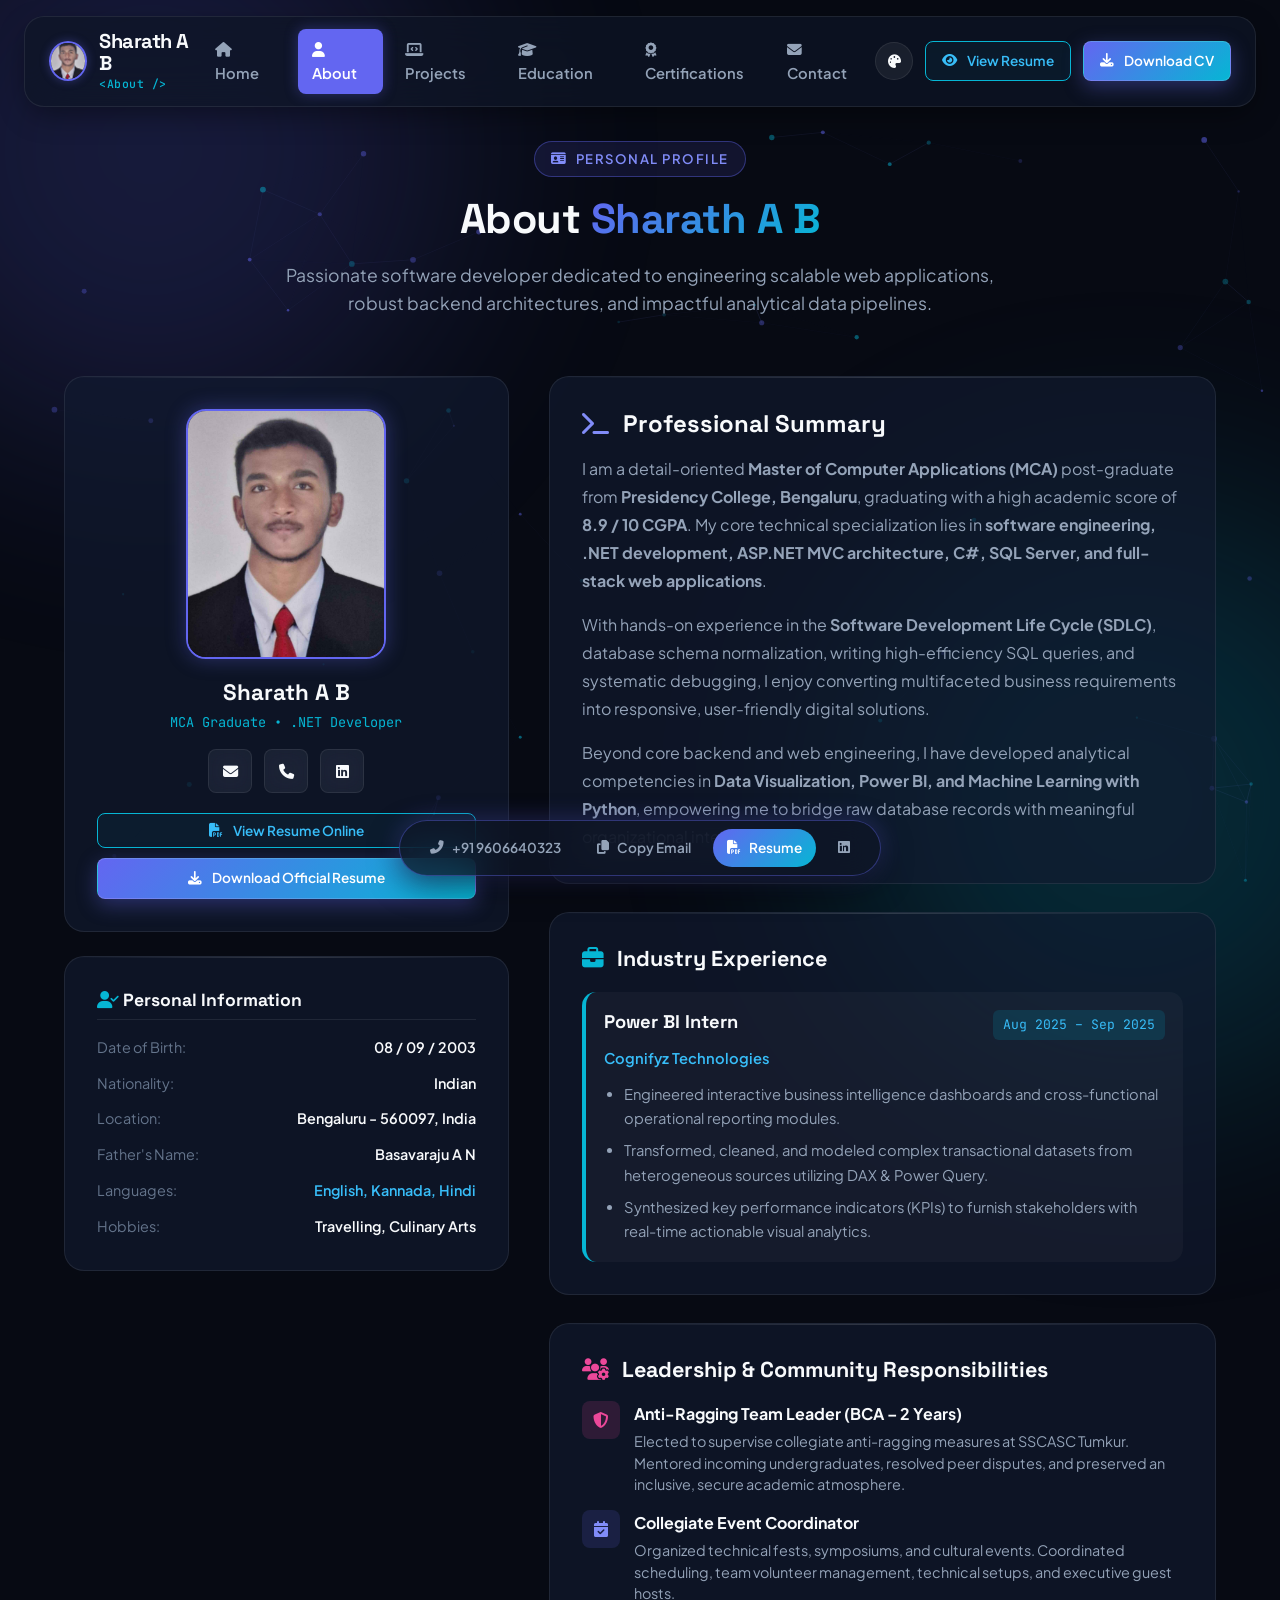
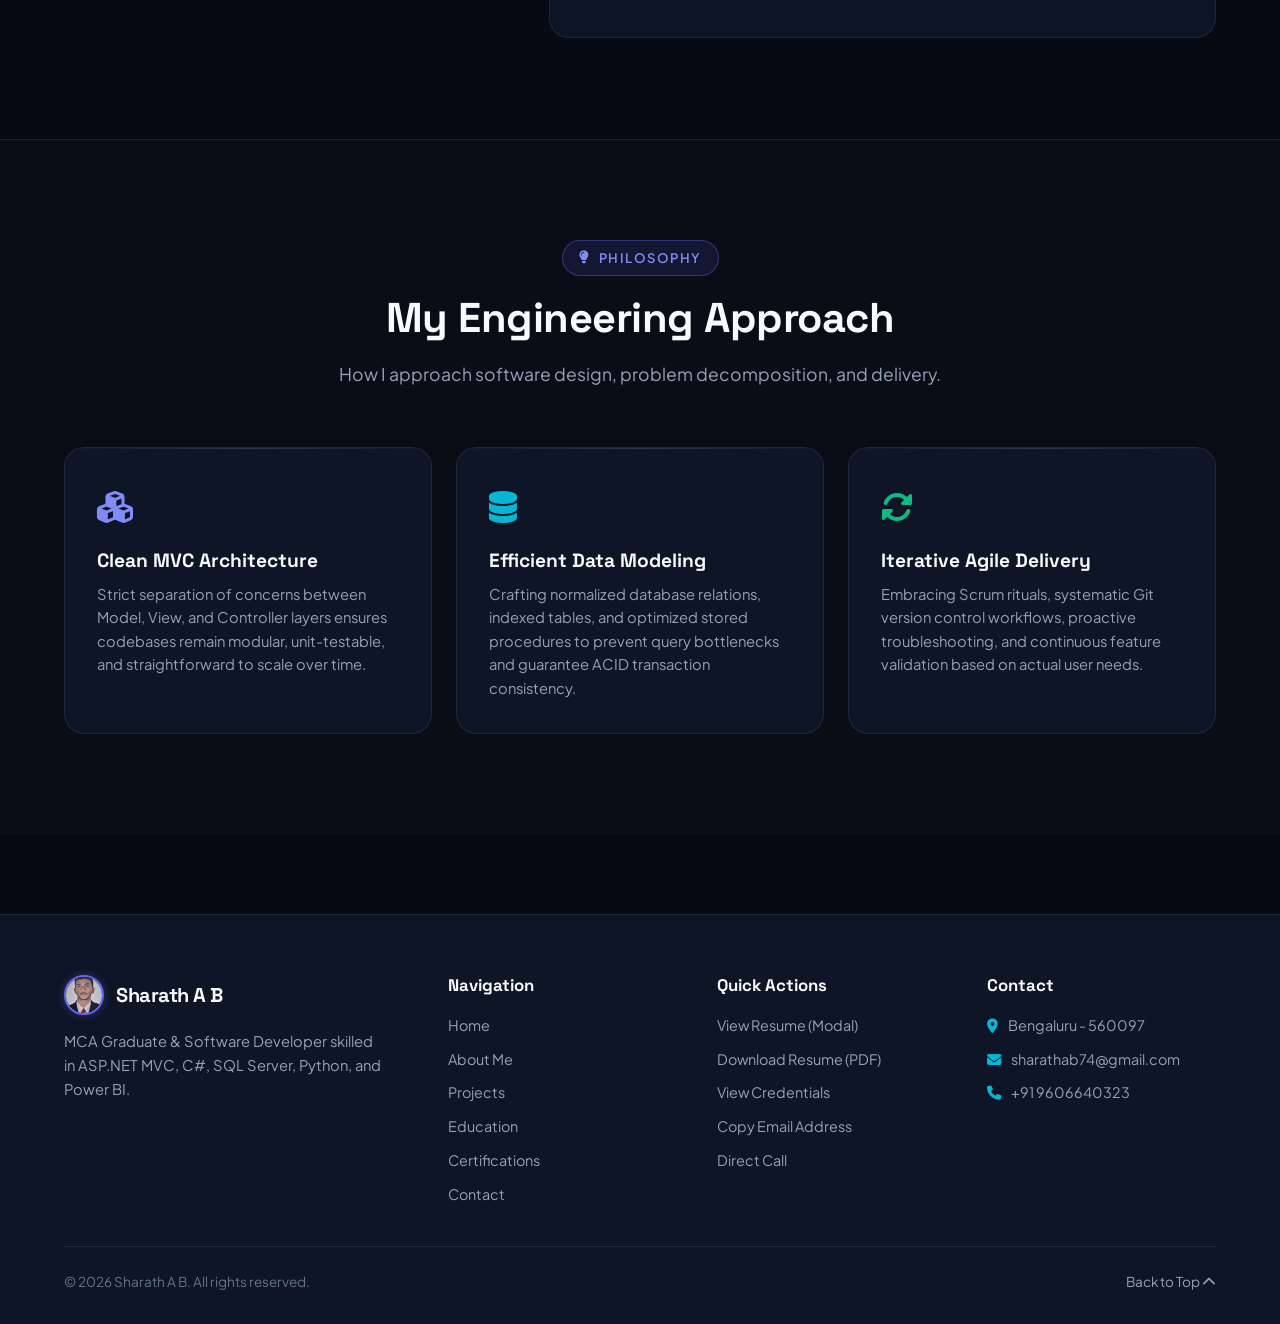
<file: about.html>
<!DOCTYPE html>
<html lang="en">
<head>
  <meta charset="UTF-8">
  <meta name="viewport" content="width=device-width, initial-scale=1.0">
  <title>About Me | Sharath A B — Software Developer & MCA Graduate</title>
  <meta name="description" content="Learn more about Sharath A B, an MCA graduate and software developer skilled in ASP.NET MVC, C#, SQL Server, Power BI, and modern web systems.">
  
  <link rel="icon" type="image/jpeg" href="assets/images/sharath-photo.jpeg">
  <link rel="stylesheet" href="https://cdnjs.cloudflare.com/ajax/libs/font-awesome/6.4.2/css/all.min.css">
  <link rel="stylesheet" href="assets/css/style.css">
  <link rel="stylesheet" href="assets/css/animations.css">
  <link rel="stylesheet" href="assets/css/responsive.css">
</head>
<body>
  <div class="ambient-glow ambient-glow-1"></div>
  <div class="ambient-glow ambient-glow-2"></div>
  <canvas id="particle-canvas"></canvas>

  <div class="page-wrapper">
    <!-- NAVIGATION HEADER -->
    <header class="header-nav">
      <div class="nav-container">
        <a href="index.html" class="brand-logo">
          <img src="assets/images/sharath-photo.jpeg" alt="Sharath A B" class="brand-avatar-mini">
          <div class="brand-title">
            <span class="brand-name">Sharath A B</span>
            <span class="brand-role">&lt;About /&gt;</span>
          </div>
        </a>

        <nav class="nav-links">
          <a href="index.html" class="nav-link"><i class="fas fa-home"></i> Home</a>
          <a href="about.html" class="nav-link active"><i class="fas fa-user"></i> About</a>
          <a href="projects.html" class="nav-link"><i class="fas fa-laptop-code"></i> Projects</a>
          <a href="education.html" class="nav-link"><i class="fas fa-graduation-cap"></i> Education</a>
          <a href="certifications.html" class="nav-link"><i class="fas fa-award"></i> Certifications</a>
          <a href="contact.html" class="nav-link"><i class="fas fa-envelope"></i> Contact</a>
        </nav>

        <div class="nav-actions">
          <div class="theme-picker">
            <button class="theme-btn" id="themeToggleBtn" title="Change Color Palette">
              <i class="fas fa-palette"></i>
            </button>
            <div class="theme-dropdown" id="themeDropdown">
              <button class="theme-option" data-theme-set="default">
                <span class="theme-color-dot" style="background: linear-gradient(135deg, #6366f1, #06b6d4);"></span> Cyber Violet
              </button>
              <button class="theme-option" data-theme-set="emerald">
                <span class="theme-color-dot" style="background: linear-gradient(135deg, #10b981, #06b6d4);"></span> Emerald Tech
              </button>
              <button class="theme-option" data-theme-set="sunset">
                <span class="theme-color-dot" style="background: linear-gradient(135deg, #f43f5e, #f97316);"></span> Sunset Rose
              </button>
              <button class="theme-option" data-theme-set="sapphire">
                <span class="theme-color-dot" style="background: linear-gradient(135deg, #2563eb, #38bdf8);"></span> Sapphire Blue
              </button>
              <button class="theme-option" data-theme-set="light">
                <span class="theme-color-dot" style="background: linear-gradient(135deg, #ffffff, #4f46e5); border: 1px solid #ccc;"></span> Clean Light
              </button>
            </div>
          </div>

          <a href="#" class="btn btn-outline-cyan btn-sm" data-action="open-resume">
            <i class="fas fa-eye"></i> <span>View Resume</span>
          </a>
          <a href="assets/docs/sharath-resume.pdf" download="SHARATH_AB_RESUME.pdf" class="btn btn-primary btn-sm">
            <i class="fas fa-download"></i> <span>Download CV</span>
          </a>

          <button class="hamburger-btn" id="hamburgerBtn">
            <span></span>
            <span></span>
            <span></span>
          </button>
        </div>
      </div>
    </header>

    <!-- Mobile Drawer -->
    <div class="mobile-overlay" id="mobileOverlay"></div>
    <aside class="mobile-nav-drawer" id="mobileDrawer">
      <div style="display:flex; align-items:center; gap:12px; margin-bottom:20px; padding-bottom:16px; border-bottom:1px solid var(--border-subtle);">
        <img src="assets/images/sharath-photo.jpeg" alt="Sharath A B" style="width:48px;height:48px;border-radius:50%;object-fit:cover;border:2px solid var(--primary);">
        <div>
          <div style="font-weight:700; font-size:1.1rem;">Sharath A B</div>
          <div style="font-size:0.8rem; color:var(--secondary);">MCA Graduate • .NET Dev</div>
        </div>
      </div>
      <a href="index.html" class="nav-link"><i class="fas fa-home" style="width:24px;"></i> Home</a>
      <a href="about.html" class="nav-link active"><i class="fas fa-user" style="width:24px;"></i> About</a>
      <a href="projects.html" class="nav-link"><i class="fas fa-laptop-code" style="width:24px;"></i> Projects</a>
      <a href="education.html" class="nav-link"><i class="fas fa-graduation-cap" style="width:24px;"></i> Education</a>
      <a href="certifications.html" class="nav-link"><i class="fas fa-award" style="width:24px;"></i> Certifications</a>
      <a href="contact.html" class="nav-link"><i class="fas fa-envelope" style="width:24px;"></i> Contact</a>
      <div style="margin-top:auto; display:flex; flex-direction:column; gap:10px;">
        <a href="#" class="btn btn-outline-cyan btn-sm" data-action="open-resume">
          <i class="fas fa-eye"></i> View Resume
        </a>
        <a href="assets/docs/sharath-resume.pdf" download="SHARATH_AB_RESUME.pdf" class="btn btn-primary btn-sm">
          <i class="fas fa-download"></i> Download CV
        </a>
      </div>
    </aside>

    <main>
      <!-- ABOUT HERO / PROFILE OVERVIEW -->
      <section class="section" style="padding-top: 30px;">
        <div class="container">
          <div class="section-header reveal">
            <div class="section-badge"><i class="fas fa-id-card"></i> Personal Profile</div>
            <h1 class="section-title">About <span class="gradient-text">Sharath A B</span></h1>
            <p class="section-subtitle">
              Passionate software developer dedicated to engineering scalable web applications, 
              robust backend architectures, and impactful analytical data pipelines.
            </p>
          </div>

          <div style="display: grid; grid-template-columns: 0.8fr 1.2fr; gap: 40px; align-items: start;">
            <!-- Left: Profile Photo Card & Personal Details -->
            <div class="reveal">
              <div class="glass-card" style="text-align: center; margin-bottom: 24px;">
                <div style="width: 200px; height: 250px; margin: 0 auto 20px auto; border-radius: 20px; overflow: hidden; border: 2px solid var(--primary); box-shadow: 0 0 20px var(--primary-glow);">
                  <img src="assets/images/sharath-photo.jpeg" alt="Sharath A B" style="width: 100%; height: 100%; object-fit: cover;">
                </div>
                <h3 style="font-size: 1.4rem; margin-bottom: 4px;">Sharath A B</h3>
                <p style="color: var(--secondary); font-family: var(--font-mono); font-size: 0.85rem; margin-bottom: 16px;">
                  MCA Graduate • .NET Developer
                </p>
                <div style="display: flex; justify-content: center; gap: 12px; margin-bottom: 20px;">
                  <a href="mailto:sharathab74@gmail.com" class="btn btn-secondary btn-icon-only" title="Email Sharath">
                    <i class="fas fa-envelope"></i>
                  </a>
                  <a href="tel:+919606640323" class="btn btn-secondary btn-icon-only" title="Call Sharath">
                    <i class="fas fa-phone"></i>
                  </a>
                  <a href="https://www.linkedin.com/in/sharath-a-b-243a53295" target="_blank" rel="noopener noreferrer" class="btn btn-secondary btn-icon-only" title="LinkedIn">
                    <i class="fab fa-linkedin"></i>
                  </a>
                </div>
                <div style="display: flex; flex-direction: column; gap: 10px;">
                  <button class="btn btn-outline-cyan btn-sm" data-action="open-resume">
                    <i class="fas fa-file-pdf"></i> View Resume Online
                  </button>
                  <a href="assets/docs/sharath-resume.pdf" download="SHARATH_AB_RESUME.pdf" class="btn btn-primary btn-sm">
                    <i class="fas fa-download"></i> Download Official Resume
                  </a>
                </div>
              </div>

              <!-- Quick Personal Facts -->
              <div class="glass-card">
                <h4 style="font-size: 1.1rem; margin-bottom: 16px; border-bottom: 1px solid var(--border-subtle); padding-bottom: 8px;">
                  <i class="fas fa-user-check" style="color: var(--secondary);"></i> Personal Information
                </h4>
                <div style="display: flex; flex-direction: column; gap: 12px; font-size: 0.9rem;">
                  <div style="display: flex; justify-content: space-between;">
                    <span style="color: var(--text-dim);">Date of Birth:</span>
                    <span style="font-weight: 600;">08 / 09 / 2003</span>
                  </div>
                  <div style="display: flex; justify-content: space-between;">
                    <span style="color: var(--text-dim);">Nationality:</span>
                    <span style="font-weight: 600;">Indian</span>
                  </div>
                  <div style="display: flex; justify-content: space-between;">
                    <span style="color: var(--text-dim);">Location:</span>
                    <span style="font-weight: 600;">Bengaluru - 560097, India</span>
                  </div>
                  <div style="display: flex; justify-content: space-between;">
                    <span style="color: var(--text-dim);">Father's Name:</span>
                    <span style="font-weight: 600;">Basavaraju A N</span>
                  </div>
                  <div style="display: flex; justify-content: space-between;">
                    <span style="color: var(--text-dim);">Languages:</span>
                    <span style="font-weight: 600; color: var(--secondary-light);">English, Kannada, Hindi</span>
                  </div>
                  <div style="display: flex; justify-content: space-between;">
                    <span style="color: var(--text-dim);">Hobbies:</span>
                    <span style="font-weight: 600;">Travelling, Culinary Arts</span>
                  </div>
                </div>
              </div>
            </div>

            <!-- Right: Detailed Narrative & Professional Story -->
            <div class="reveal reveal-delay-2">
              <div class="glass-card" style="margin-bottom: 28px;">
                <h3 style="font-size: 1.5rem; margin-bottom: 16px;">
                  <i class="fas fa-terminal" style="color: var(--primary-light); margin-right: 8px;"></i> Professional Summary
                </h3>
                <p style="color: var(--text-muted); line-height: 1.75; margin-bottom: 16px;">
                  I am a detail-oriented <strong>Master of Computer Applications (MCA)</strong> post-graduate from 
                  <strong>Presidency College, Bengaluru</strong>, graduating with a high academic score of <strong>8.9 / 10 CGPA</strong>. 
                  My core technical specialization lies in <strong>software engineering, .NET development, ASP.NET MVC architecture, C#, SQL Server, and full-stack web applications</strong>.
                </p>
                <p style="color: var(--text-muted); line-height: 1.75; margin-bottom: 16px;">
                  With hands-on experience in the <strong>Software Development Life Cycle (SDLC)</strong>, database schema normalization, 
                  writing high-efficiency SQL queries, and systematic debugging, I enjoy converting multifaceted business requirements into responsive, 
                  user-friendly digital solutions.
                </p>
                <p style="color: var(--text-muted); line-height: 1.75;">
                  Beyond core backend and web engineering, I have developed analytical competencies in <strong>Data Visualization, Power BI, and Machine Learning with Python</strong>, 
                  empowering me to bridge raw database records with meaningful organizational intelligence.
                </p>
              </div>

              <!-- Professional Experience / Internship -->
              <div class="glass-card" style="margin-bottom: 28px;">
                <h3 style="font-size: 1.35rem; margin-bottom: 20px;">
                  <i class="fas fa-briefcase" style="color: var(--secondary); margin-right: 8px;"></i> Industry Experience
                </h3>
                
                <div style="padding: 18px; background: rgba(255, 255, 255, 0.03); border-radius: var(--radius-md); border-left: 4px solid var(--secondary);">
                  <div style="display: flex; justify-content: space-between; align-items: flex-start; flex-wrap: wrap; margin-bottom: 6px;">
                    <h4 style="font-size: 1.15rem; color: var(--text-main);">Power BI Intern</h4>
                    <span style="font-family: var(--font-mono); font-size: 0.82rem; background: rgba(6, 182, 212, 0.15); color: var(--secondary-light); padding: 4px 10px; border-radius: 6px;">
                      Aug 2025 – Sep 2025
                    </span>
                  </div>
                  <div style="font-size: 0.92rem; color: var(--secondary-light); font-weight: 600; margin-bottom: 12px;">
                    Cognifyz Technologies
                  </div>
                  <ul style="color: var(--text-muted); font-size: 0.92rem; display: flex; flex-direction: column; gap: 8px; list-style: disc; padding-left: 20px;">
                    <li>Engineered interactive business intelligence dashboards and cross-functional operational reporting modules.</li>
                    <li>Transformed, cleaned, and modeled complex transactional datasets from heterogeneous sources utilizing DAX &amp; Power Query.</li>
                    <li>Synthesized key performance indicators (KPIs) to furnish stakeholders with real-time actionable visual analytics.</li>
                  </ul>
                </div>
              </div>

              <!-- Leadership & Extracurriculars -->
              <div class="glass-card">
                <h3 style="font-size: 1.35rem; margin-bottom: 18px;">
                  <i class="fas fa-users-cog" style="color: #ec4899; margin-right: 8px;"></i> Leadership &amp; Community Responsibilities
                </h3>
                <div style="display: flex; flex-direction: column; gap: 14px;">
                  <div style="display: flex; gap: 14px; align-items: flex-start;">
                    <div style="width: 38px; height: 38px; border-radius: 8px; background: rgba(236, 72, 153, 0.15); display: flex; align-items: center; justify-content: center; color: #ec4899; flex-shrink: 0;">
                      <i class="fas fa-shield-alt"></i>
                    </div>
                    <div>
                      <div style="font-weight: 700; color: var(--text-main);">Anti-Ragging Team Leader (BCA – 2 Years)</div>
                      <div style="color: var(--text-muted); font-size: 0.9rem; line-height: 1.5; margin-top: 4px;">
                        Elected to supervise collegiate anti-ragging measures at SSCASC Tumkur. Mentored incoming undergraduates, resolved peer disputes, and preserved an inclusive, secure academic atmosphere.
                      </div>
                    </div>
                  </div>

                  <div style="display: flex; gap: 14px; align-items: flex-start;">
                    <div style="width: 38px; height: 38px; border-radius: 8px; background: rgba(99, 102, 241, 0.15); display: flex; align-items: center; justify-content: center; color: var(--primary-light); flex-shrink: 0;">
                      <i class="fas fa-calendar-check"></i>
                    </div>
                    <div>
                      <div style="font-weight: 700; color: var(--text-main);">Collegiate Event Coordinator</div>
                      <div style="color: var(--text-muted); font-size: 0.9rem; line-height: 1.5; margin-top: 4px;">
                        Organized technical fests, symposiums, and cultural events. Coordinated scheduling, team volunteer management, technical setups, and executive guest hosts.
                      </div>
                    </div>
                  </div>
                </div>
              </div>
            </div>
          </div>
        </div>
      </section>

      <!-- CODE PHILOSOPHY / HOW I WORK -->
      <section class="section" style="background: rgba(255, 255, 255, 0.015); border-top: 1px solid var(--border-subtle);">
        <div class="container">
          <div class="section-header reveal">
            <div class="section-badge"><i class="fas fa-lightbulb"></i> Philosophy</div>
            <h2 class="section-title">My Engineering Approach</h2>
            <p class="section-subtitle">
              How I approach software design, problem decomposition, and delivery.
            </p>
          </div>

          <div style="display: grid; grid-template-columns: repeat(3, 1fr); gap: 24px;" class="reveal">
            <div class="glass-card">
              <div style="font-size: 2rem; color: var(--primary-light); margin-bottom: 16px;">
                <i class="fas fa-cubes"></i>
              </div>
              <h3 style="font-size: 1.2rem; margin-bottom: 10px;">Clean MVC Architecture</h3>
              <p style="color: var(--text-muted); font-size: 0.92rem; line-height: 1.6;">
                Strict separation of concerns between Model, View, and Controller layers ensures codebases remain modular, unit-testable, and straightforward to scale over time.
              </p>
            </div>

            <div class="glass-card">
              <div style="font-size: 2rem; color: var(--secondary); margin-bottom: 16px;">
                <i class="fas fa-database"></i>
              </div>
              <h3 style="font-size: 1.2rem; margin-bottom: 10px;">Efficient Data Modeling</h3>
              <p style="color: var(--text-muted); font-size: 0.92rem; line-height: 1.6;">
                Crafting normalized database relations, indexed tables, and optimized stored procedures to prevent query bottlenecks and guarantee ACID transaction consistency.
              </p>
            </div>

            <div class="glass-card">
              <div style="font-size: 2rem; color: #10b981; margin-bottom: 16px;">
                <i class="fas fa-sync-alt"></i>
              </div>
              <h3 style="font-size: 1.2rem; margin-bottom: 10px;">Iterative Agile Delivery</h3>
              <p style="color: var(--text-muted); font-size: 0.92rem; line-height: 1.6;">
                Embracing Scrum rituals, systematic Git version control workflows, proactive troubleshooting, and continuous feature validation based on actual user needs.
              </p>
            </div>
          </div>
        </div>
      </section>
    </main>

    <!-- FLOATING DOCK -->
    <div class="quick-dock">
      <a href="tel:+919606640323" class="dock-btn" title="Call Sharath">
        <i class="fas fa-phone-alt"></i> <span>+91 9606640323</span>
      </a>
      <a href="#" data-copy="sharathab74@gmail.com" data-copy-label="Email copied!" class="dock-btn" title="Copy Email">
        <i class="fas fa-copy"></i> <span>Copy Email</span>
      </a>
      <a href="#" class="dock-btn highlight" data-action="open-resume" title="View Resume">
        <i class="fas fa-file-pdf"></i> <span>Resume</span>
      </a>
      <a href="https://www.linkedin.com/in/sharath-a-b-243a53295" target="_blank" rel="noopener noreferrer" class="dock-btn" title="LinkedIn">
        <i class="fab fa-linkedin"></i>
      </a>
    </div>

    <!-- FOOTER -->
    <footer class="footer">
      <div class="container">
        <div class="footer-grid">
          <div class="footer-brand">
            <div class="brand-logo">
              <img src="assets/images/sharath-photo.jpeg" alt="Sharath A B" class="brand-avatar-mini">
              <span class="brand-name">Sharath A B</span>
            </div>
            <p>
              MCA Graduate &amp; Software Developer skilled in ASP.NET MVC, C#, SQL Server, Python, and Power BI.
            </p>
          </div>
          <div>
            <h4 class="footer-col-title">Navigation</h4>
            <div class="footer-links">
              <a href="index.html">Home</a>
              <a href="about.html">About Me</a>
              <a href="projects.html">Projects</a>
              <a href="education.html">Education</a>
              <a href="certifications.html">Certifications</a>
              <a href="contact.html">Contact</a>
            </div>
          </div>
          <div>
            <h4 class="footer-col-title">Quick Actions</h4>
            <div class="footer-links">
              <a href="#" data-action="open-resume">View Resume (Modal)</a>
              <a href="assets/docs/sharath-resume.pdf" download="SHARATH_AB_RESUME.pdf">Download Resume (PDF)</a>
              <a href="certifications.html">View Credentials</a>
              <a href="#" data-copy="sharathab74@gmail.com">Copy Email Address</a>
              <a href="tel:+919606640323">Direct Call</a>
            </div>
          </div>
          <div>
            <h4 class="footer-col-title">Contact</h4>
            <div class="footer-links">
              <span style="color:var(--text-muted); font-size:0.9rem;"><i class="fas fa-map-marker-alt" style="color:var(--secondary);margin-right:8px;"></i> Bengaluru - 560097</span>
              <a href="mailto:sharathab74@gmail.com"><i class="fas fa-envelope" style="color:var(--secondary);margin-right:8px;"></i> sharathab74@gmail.com</a>
              <a href="tel:+919606640323"><i class="fas fa-phone" style="color:var(--secondary);margin-right:8px;"></i> +91 9606640323</a>
            </div>
          </div>
        </div>
        <div class="footer-bottom">
          <div>&copy; 2026 Sharath A B. All rights reserved.</div>
          <a href="about.html" style="color:var(--text-muted);">Back to Top <i class="fas fa-chevron-up"></i></a>
        </div>
      </div>
    </footer>
  </div>

  <!-- RESUME MODAL -->
  <div class="modal-overlay" id="resumeModal" role="dialog" aria-modal="true">
    <div class="modal-window" style="max-width: 960px; height: 90vh;">
      <div class="modal-header">
        <h3 class="modal-title">
          <i class="fas fa-file-pdf" style="color:#ef4444;"></i> Sharath A B — Official Curriculum Vitae
        </h3>
        <button class="modal-close-btn" data-action="close-modal"><i class="fas fa-times"></i></button>
      </div>
      <div class="modal-body" style="padding: 10px; background: #1e293b;">
        <div class="modal-iframe-container" style="height: 100%;">
          <iframe id="resumePdfViewer" src="" title="Sharath Resume PDF"></iframe>
        </div>
      </div>
      <div class="modal-footer">
        <a href="assets/docs/sharath-resume.pdf" target="_blank" rel="noopener noreferrer" class="btn btn-secondary btn-sm">
          <i class="fas fa-external-link-alt"></i> Open in New Tab
        </a>
        <a href="assets/docs/sharath-resume.pdf" download="SHARATH_AB_RESUME.pdf" class="btn btn-primary btn-sm">
          <i class="fas fa-download"></i> Download PDF
        </a>
        <button class="btn btn-secondary btn-sm" data-action="close-modal">Close</button>
      </div>
    </div>
  </div>

  <script src="assets/js/particles.js"></script>
  <script src="assets/js/modal.js"></script>
  <script src="assets/js/main.js"></script>
</body>
</html>
</file>
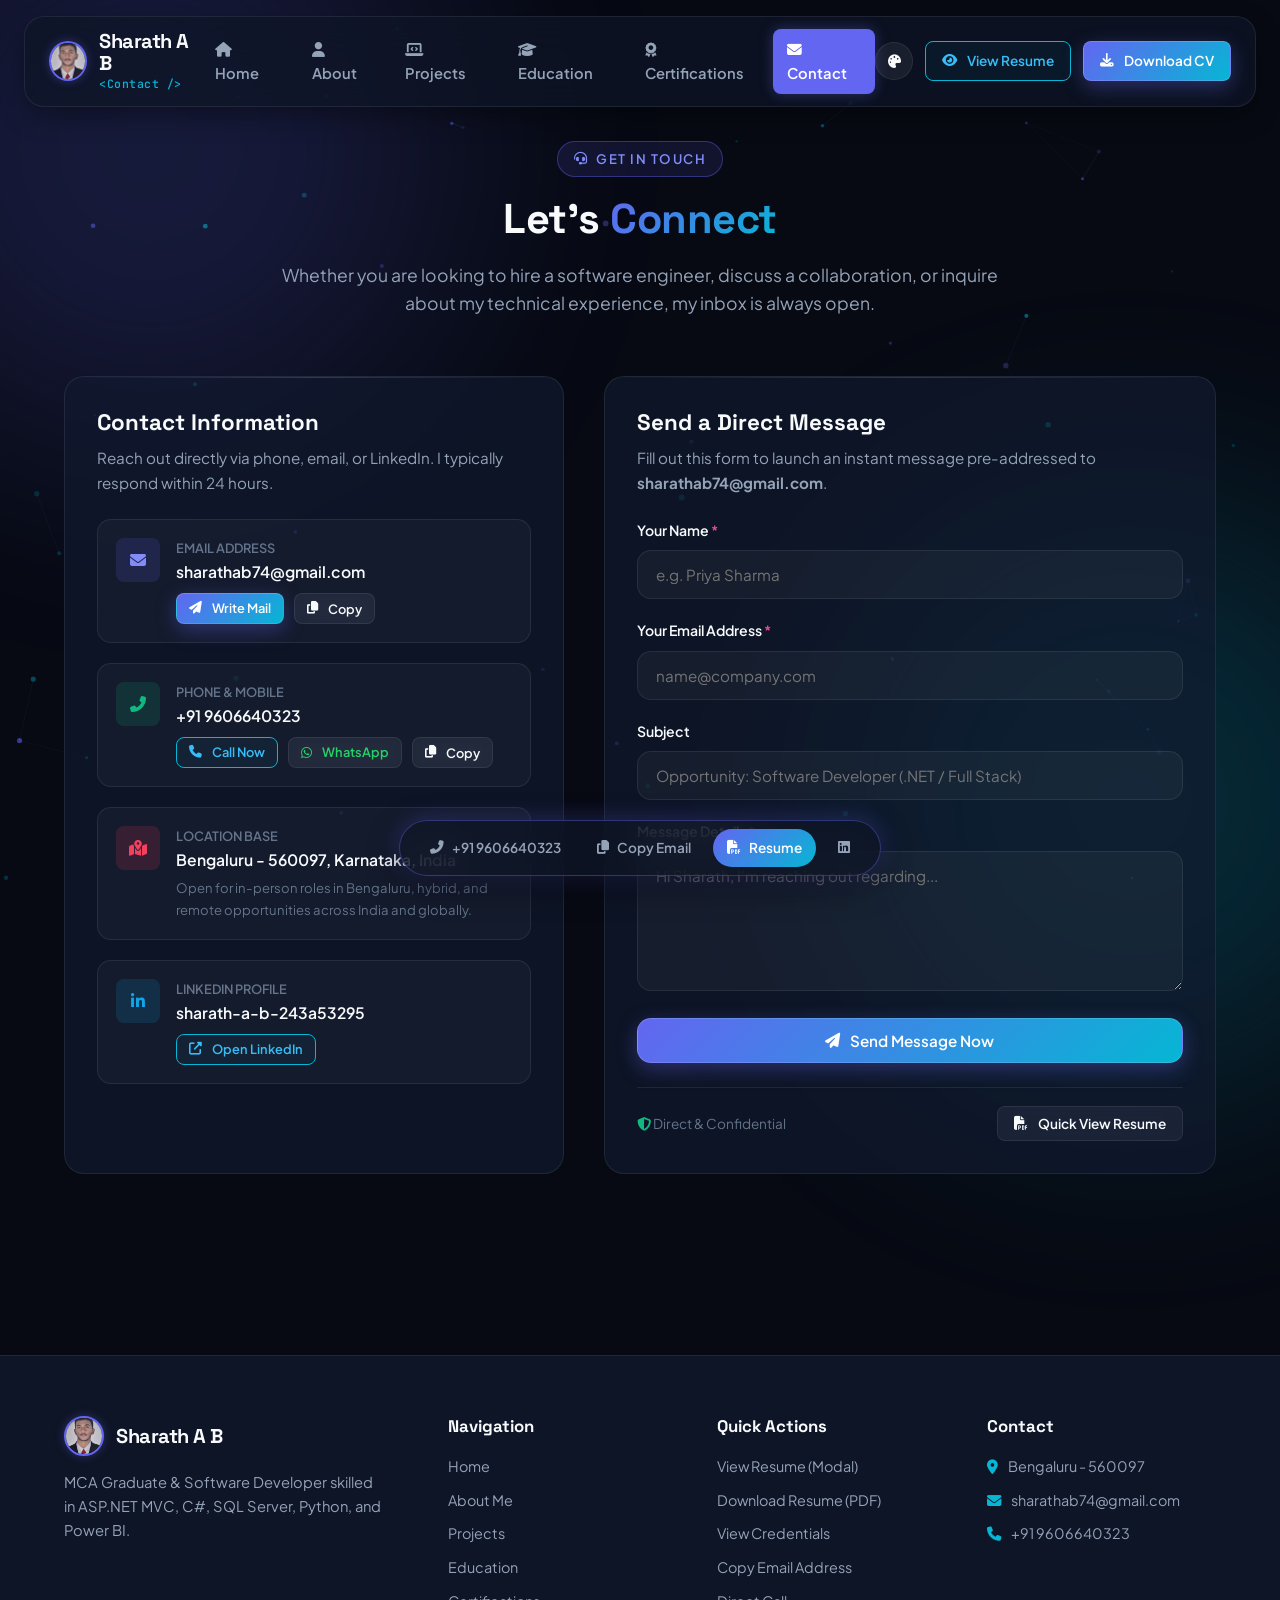
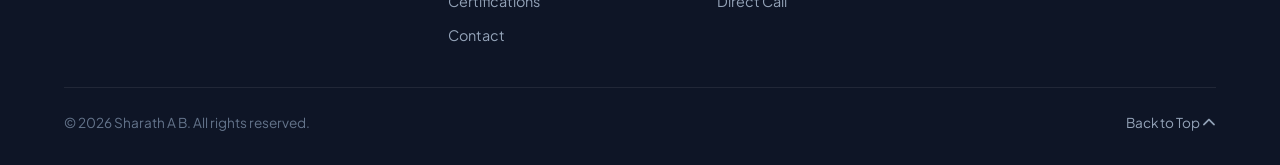
<file: contact.html>
<!DOCTYPE html>
<html lang="en">
<head>
  <meta charset="UTF-8">
  <meta name="viewport" content="width=device-width, initial-scale=1.0">
  <title>Contact &amp; Connect | Sharath A B — Software Developer</title>
  <meta name="description" content="Get in touch with Sharath A B for software development and engineering opportunities in Bengaluru. Direct email, phone, and LinkedIn.">
  
  <link rel="icon" type="image/jpeg" href="assets/images/sharath-photo.jpeg">
  <link rel="stylesheet" href="https://cdnjs.cloudflare.com/ajax/libs/font-awesome/6.4.2/css/all.min.css">
  <link rel="stylesheet" href="assets/css/style.css">
  <link rel="stylesheet" href="assets/css/animations.css">
  <link rel="stylesheet" href="assets/css/responsive.css">
</head>
<body>
  <div class="ambient-glow ambient-glow-1"></div>
  <div class="ambient-glow ambient-glow-2"></div>
  <canvas id="particle-canvas"></canvas>

  <div class="page-wrapper">
    <!-- NAVIGATION HEADER -->
    <header class="header-nav">
      <div class="nav-container">
        <a href="index.html" class="brand-logo">
          <img src="assets/images/sharath-photo.jpeg" alt="Sharath A B" class="brand-avatar-mini">
          <div class="brand-title">
            <span class="brand-name">Sharath A B</span>
            <span class="brand-role">&lt;Contact /&gt;</span>
          </div>
        </a>

        <nav class="nav-links">
          <a href="index.html" class="nav-link"><i class="fas fa-home"></i> Home</a>
          <a href="about.html" class="nav-link"><i class="fas fa-user"></i> About</a>
          <a href="projects.html" class="nav-link"><i class="fas fa-laptop-code"></i> Projects</a>
          <a href="education.html" class="nav-link"><i class="fas fa-graduation-cap"></i> Education</a>
          <a href="certifications.html" class="nav-link"><i class="fas fa-award"></i> Certifications</a>
          <a href="contact.html" class="nav-link active"><i class="fas fa-envelope"></i> Contact</a>
        </nav>

        <div class="nav-actions">
          <div class="theme-picker">
            <button class="theme-btn" id="themeToggleBtn" title="Change Color Palette">
              <i class="fas fa-palette"></i>
            </button>
            <div class="theme-dropdown" id="themeDropdown">
              <button class="theme-option" data-theme-set="default">
                <span class="theme-color-dot" style="background: linear-gradient(135deg, #6366f1, #06b6d4);"></span> Cyber Violet
              </button>
              <button class="theme-option" data-theme-set="emerald">
                <span class="theme-color-dot" style="background: linear-gradient(135deg, #10b981, #06b6d4);"></span> Emerald Tech
              </button>
              <button class="theme-option" data-theme-set="sunset">
                <span class="theme-color-dot" style="background: linear-gradient(135deg, #f43f5e, #f97316);"></span> Sunset Rose
              </button>
              <button class="theme-option" data-theme-set="sapphire">
                <span class="theme-color-dot" style="background: linear-gradient(135deg, #2563eb, #38bdf8);"></span> Sapphire Blue
              </button>
              <button class="theme-option" data-theme-set="light">
                <span class="theme-color-dot" style="background: linear-gradient(135deg, #ffffff, #4f46e5); border: 1px solid #ccc;"></span> Clean Light
              </button>
            </div>
          </div>

          <a href="#" class="btn btn-outline-cyan btn-sm" data-action="open-resume">
            <i class="fas fa-eye"></i> <span>View Resume</span>
          </a>
          <a href="assets/docs/sharath-resume.pdf" download="SHARATH_AB_RESUME.pdf" class="btn btn-primary btn-sm">
            <i class="fas fa-download"></i> <span>Download CV</span>
          </a>

          <button class="hamburger-btn" id="hamburgerBtn">
            <span></span>
            <span></span>
            <span></span>
          </button>
        </div>
      </div>
    </header>

    <!-- Mobile Drawer -->
    <div class="mobile-overlay" id="mobileOverlay"></div>
    <aside class="mobile-nav-drawer" id="mobileDrawer">
      <div style="display:flex; align-items:center; gap:12px; margin-bottom:20px; padding-bottom:16px; border-bottom:1px solid var(--border-subtle);">
        <img src="assets/images/sharath-photo.jpeg" alt="Sharath A B" style="width:48px;height:48px;border-radius:50%;object-fit:cover;border:2px solid var(--primary);">
        <div>
          <div style="font-weight:700; font-size:1.1rem;">Sharath A B</div>
          <div style="font-size:0.8rem; color:var(--secondary);">MCA Graduate • .NET Dev</div>
        </div>
      </div>
      <a href="index.html" class="nav-link"><i class="fas fa-home" style="width:24px;"></i> Home</a>
      <a href="about.html" class="nav-link"><i class="fas fa-user" style="width:24px;"></i> About</a>
      <a href="projects.html" class="nav-link"><i class="fas fa-laptop-code" style="width:24px;"></i> Projects</a>
      <a href="education.html" class="nav-link"><i class="fas fa-graduation-cap" style="width:24px;"></i> Education</a>
      <a href="certifications.html" class="nav-link"><i class="fas fa-award" style="width:24px;"></i> Certifications</a>
      <a href="contact.html" class="nav-link active"><i class="fas fa-envelope" style="width:24px;"></i> Contact</a>
      <div style="margin-top:auto; display:flex; flex-direction:column; gap:10px;">
        <a href="#" class="btn btn-outline-cyan btn-sm" data-action="open-resume">
          <i class="fas fa-eye"></i> View Resume
        </a>
        <a href="assets/docs/sharath-resume.pdf" download="SHARATH_AB_RESUME.pdf" class="btn btn-primary btn-sm">
          <i class="fas fa-download"></i> Download CV
        </a>
      </div>
    </aside>

    <main>
      <section class="section" style="padding-top: 30px;">
        <div class="container">
          <div class="section-header reveal">
            <div class="section-badge"><i class="fas fa-headset"></i> Get In Touch</div>
            <h1 class="section-title">Let's <span class="gradient-text">Connect</span></h1>
            <p class="section-subtitle">
              Whether you are looking to hire a software engineer, discuss a collaboration, or inquire about my technical experience, my inbox is always open.
            </p>
          </div>

          <div class="contact-layout">
            <!-- Left: Direct Contact Information Cards -->
            <div class="reveal">
              <div class="glass-card" style="height: 100%;">
                <h3 style="font-size: 1.4rem; margin-bottom: 8px;">Contact Information</h3>
                <p style="color: var(--text-muted); font-size: 0.95rem; margin-bottom: 24px;">
                  Reach out directly via phone, email, or LinkedIn. I typically respond within 24 hours.
                </p>

                <div class="contact-info-list">
                  <!-- Email Card -->
                  <div class="contact-card-item">
                    <div class="contact-icon-box">
                      <i class="fas fa-envelope"></i>
                    </div>
                    <div style="flex: 1;">
                      <div class="contact-text-label">Email Address</div>
                      <div class="contact-text-value">sharathab74@gmail.com</div>
                      <div style="display: flex; gap: 10px; margin-top: 8px;">
                        <a href="mailto:sharathab74@gmail.com" class="btn btn-primary btn-sm" style="padding: 4px 12px; font-size: 0.8rem;">
                          <i class="fas fa-paper-plane"></i> Write Mail
                        </a>
                        <button class="btn btn-secondary btn-sm" style="padding: 4px 12px; font-size: 0.8rem;" data-copy="sharathab74@gmail.com" data-copy-label="Email address copied!">
                          <i class="fas fa-copy"></i> Copy
                        </button>
                      </div>
                    </div>
                  </div>

                  <!-- Phone Card -->
                  <div class="contact-card-item">
                    <div class="contact-icon-box" style="background: rgba(16, 185, 129, 0.15); color: #10b981;">
                      <i class="fas fa-phone-alt"></i>
                    </div>
                    <div style="flex: 1;">
                      <div class="contact-text-label">Phone &amp; Mobile</div>
                      <div class="contact-text-value">+91 9606640323</div>
                      <div style="display: flex; gap: 10px; margin-top: 8px;">
                        <a href="tel:+919606640323" class="btn btn-outline-cyan btn-sm" style="padding: 4px 12px; font-size: 0.8rem;">
                          <i class="fas fa-phone"></i> Call Now
                        </a>
                        <a href="https://wa.me/919606640323?text=Hi%20Sharath,%20I%20reviewed%20your%20software%20portfolio%20and%20would%20like%20to%20connect." target="_blank" rel="noopener noreferrer" class="btn btn-secondary btn-sm" style="padding: 4px 12px; font-size: 0.8rem; color:#25d366;">
                          <i class="fab fa-whatsapp"></i> WhatsApp
                        </a>
                        <button class="btn btn-secondary btn-sm" style="padding: 4px 12px; font-size: 0.8rem;" data-copy="+919606640323" data-copy-label="Phone number copied!">
                          <i class="fas fa-copy"></i> Copy
                        </button>
                      </div>
                    </div>
                  </div>

                  <!-- Location Card -->
                  <div class="contact-card-item">
                    <div class="contact-icon-box" style="background: rgba(244, 63, 94, 0.15); color: #f43f5e;">
                      <i class="fas fa-map-marked-alt"></i>
                    </div>
                    <div>
                      <div class="contact-text-label">Location Base</div>
                      <div class="contact-text-value">Bengaluru - 560097, Karnataka, India</div>
                      <p style="font-size: 0.82rem; color: var(--text-dim); margin-top: 4px;">
                        Open for in-person roles in Bengaluru, hybrid, and remote opportunities across India and globally.
                      </p>
                    </div>
                  </div>

                  <!-- Professional Networks -->
                  <div class="contact-card-item">
                    <div class="contact-icon-box" style="background: rgba(14, 165, 233, 0.15); color: #0ea5e9;">
                      <i class="fab fa-linkedin-in"></i>
                    </div>
                    <div style="flex:1;">
                      <div class="contact-text-label">LinkedIn Profile</div>
                      <div class="contact-text-value">sharath-a-b-243a53295</div>
                      <a href="https://www.linkedin.com/in/sharath-a-b-243a53295" target="_blank" rel="noopener noreferrer" class="btn btn-outline-cyan btn-sm" style="display:inline-flex; margin-top: 8px; padding: 4px 12px; font-size: 0.8rem;">
                        <i class="fas fa-external-link-alt"></i> Open LinkedIn
                      </a>
                    </div>
                  </div>
                </div>
              </div>
            </div>

            <!-- Right: Interactive Message Dispatch Form -->
            <div class="reveal reveal-delay-2">
              <div class="glass-card">
                <h3 style="font-size: 1.4rem; margin-bottom: 8px;">Send a Direct Message</h3>
                <p style="color: var(--text-muted); font-size: 0.95rem; margin-bottom: 24px;">
                  Fill out this form to launch an instant message pre-addressed to <strong>sharathab74@gmail.com</strong>.
                </p>

                <form id="contactForm">
                  <div class="form-group">
                    <label for="senderName" class="form-label">Your Name <span style="color:var(--accent);">*</span></label>
                    <input type="text" id="senderName" class="form-control" placeholder="e.g. Priya Sharma" required>
                  </div>

                  <div class="form-group">
                    <label for="senderEmail" class="form-label">Your Email Address <span style="color:var(--accent);">*</span></label>
                    <input type="email" id="senderEmail" class="form-control" placeholder="name@company.com" required>
                  </div>

                  <div class="form-group">
                    <label for="senderSubject" class="form-label">Subject</label>
                    <input type="text" id="senderSubject" class="form-control" placeholder="Opportunity: Software Developer (.NET / Full Stack)">
                  </div>

                  <div class="form-group">
                    <label for="senderMessage" class="form-label">Message Details <span style="color:var(--accent);">*</span></label>
                    <textarea id="senderMessage" class="form-control" placeholder="Hi Sharath, I'm reaching out regarding..." required></textarea>
                  </div>

                  <button type="submit" class="btn btn-primary" style="width: 100%;">
                    <i class="fas fa-paper-plane"></i> Send Message Now
                  </button>
                </form>

                <div style="margin-top: 24px; padding-top: 18px; border-top: 1px solid var(--border-subtle); display:flex; justify-content:space-between; align-items:center; flex-wrap:wrap; gap:12px;">
                  <span style="font-size: 0.85rem; color: var(--text-dim);">
                    <i class="fas fa-shield-alt" style="color:var(--success);"></i> Direct &amp; Confidential
                  </span>
                  <button class="btn btn-secondary btn-sm" data-action="open-resume">
                    <i class="fas fa-file-pdf"></i> Quick View Resume
                  </button>
                </div>
              </div>
            </div>
          </div>
        </div>
      </section>
    </main>

    <!-- FLOATING DOCK -->
    <div class="quick-dock">
      <a href="tel:+919606640323" class="dock-btn" title="Call Sharath">
        <i class="fas fa-phone-alt"></i> <span>+91 9606640323</span>
      </a>
      <a href="#" data-copy="sharathab74@gmail.com" data-copy-label="Email copied!" class="dock-btn" title="Copy Email">
        <i class="fas fa-copy"></i> <span>Copy Email</span>
      </a>
      <a href="#" class="dock-btn highlight" data-action="open-resume" title="View Resume">
        <i class="fas fa-file-pdf"></i> <span>Resume</span>
      </a>
      <a href="https://www.linkedin.com/in/sharath-a-b-243a53295" target="_blank" rel="noopener noreferrer" class="dock-btn" title="LinkedIn">
        <i class="fab fa-linkedin"></i>
      </a>
    </div>

    <!-- FOOTER -->
    <footer class="footer">
      <div class="container">
        <div class="footer-grid">
          <div class="footer-brand">
            <div class="brand-logo">
              <img src="assets/images/sharath-photo.jpeg" alt="Sharath A B" class="brand-avatar-mini">
              <span class="brand-name">Sharath A B</span>
            </div>
            <p>
              MCA Graduate &amp; Software Developer skilled in ASP.NET MVC, C#, SQL Server, Python, and Power BI.
            </p>
          </div>
          <div>
            <h4 class="footer-col-title">Navigation</h4>
            <div class="footer-links">
              <a href="index.html">Home</a>
              <a href="about.html">About Me</a>
              <a href="projects.html">Projects</a>
              <a href="education.html">Education</a>
              <a href="certifications.html">Certifications</a>
              <a href="contact.html">Contact</a>
            </div>
          </div>
          <div>
            <h4 class="footer-col-title">Quick Actions</h4>
            <div class="footer-links">
              <a href="#" data-action="open-resume">View Resume (Modal)</a>
              <a href="assets/docs/sharath-resume.pdf" download="SHARATH_AB_RESUME.pdf">Download Resume (PDF)</a>
              <a href="certifications.html">View Credentials</a>
              <a href="#" data-copy="sharathab74@gmail.com">Copy Email Address</a>
              <a href="tel:+919606640323">Direct Call</a>
            </div>
          </div>
          <div>
            <h4 class="footer-col-title">Contact</h4>
            <div class="footer-links">
              <span style="color:var(--text-muted); font-size:0.9rem;"><i class="fas fa-map-marker-alt" style="color:var(--secondary);margin-right:8px;"></i> Bengaluru - 560097</span>
              <a href="mailto:sharathab74@gmail.com"><i class="fas fa-envelope" style="color:var(--secondary);margin-right:8px;"></i> sharathab74@gmail.com</a>
              <a href="tel:+919606640323"><i class="fas fa-phone" style="color:var(--secondary);margin-right:8px;"></i> +91 9606640323</a>
            </div>
          </div>
        </div>
        <div class="footer-bottom">
          <div>&copy; 2026 Sharath A B. All rights reserved.</div>
          <a href="contact.html" style="color:var(--text-muted);">Back to Top <i class="fas fa-chevron-up"></i></a>
        </div>
      </div>
    </footer>
  </div>

  <!-- RESUME MODAL -->
  <div class="modal-overlay" id="resumeModal" role="dialog" aria-modal="true">
    <div class="modal-window" style="max-width: 960px; height: 90vh;">
      <div class="modal-header">
        <h3 class="modal-title">
          <i class="fas fa-file-pdf" style="color:#ef4444;"></i> Sharath A B — Official Curriculum Vitae
        </h3>
        <button class="modal-close-btn" data-action="close-modal"><i class="fas fa-times"></i></button>
      </div>
      <div class="modal-body" style="padding: 10px; background: #1e293b;">
        <div class="modal-iframe-container" style="height: 100%;">
          <iframe id="resumePdfViewer" src="" title="Sharath Resume PDF"></iframe>
        </div>
      </div>
      <div class="modal-footer">
        <a href="assets/docs/sharath-resume.pdf" target="_blank" rel="noopener noreferrer" class="btn btn-secondary btn-sm">
          <i class="fas fa-external-link-alt"></i> Open in New Tab
        </a>
        <a href="assets/docs/sharath-resume.pdf" download="SHARATH_AB_RESUME.pdf" class="btn btn-primary btn-sm">
          <i class="fas fa-download"></i> Download PDF
        </a>
        <button class="btn btn-secondary btn-sm" data-action="close-modal">Close</button>
      </div>
    </div>
  </div>

  <script src="assets/js/particles.js"></script>
  <script src="assets/js/modal.js"></script>
  <script src="assets/js/main.js"></script>
</body>
</html>
</file>
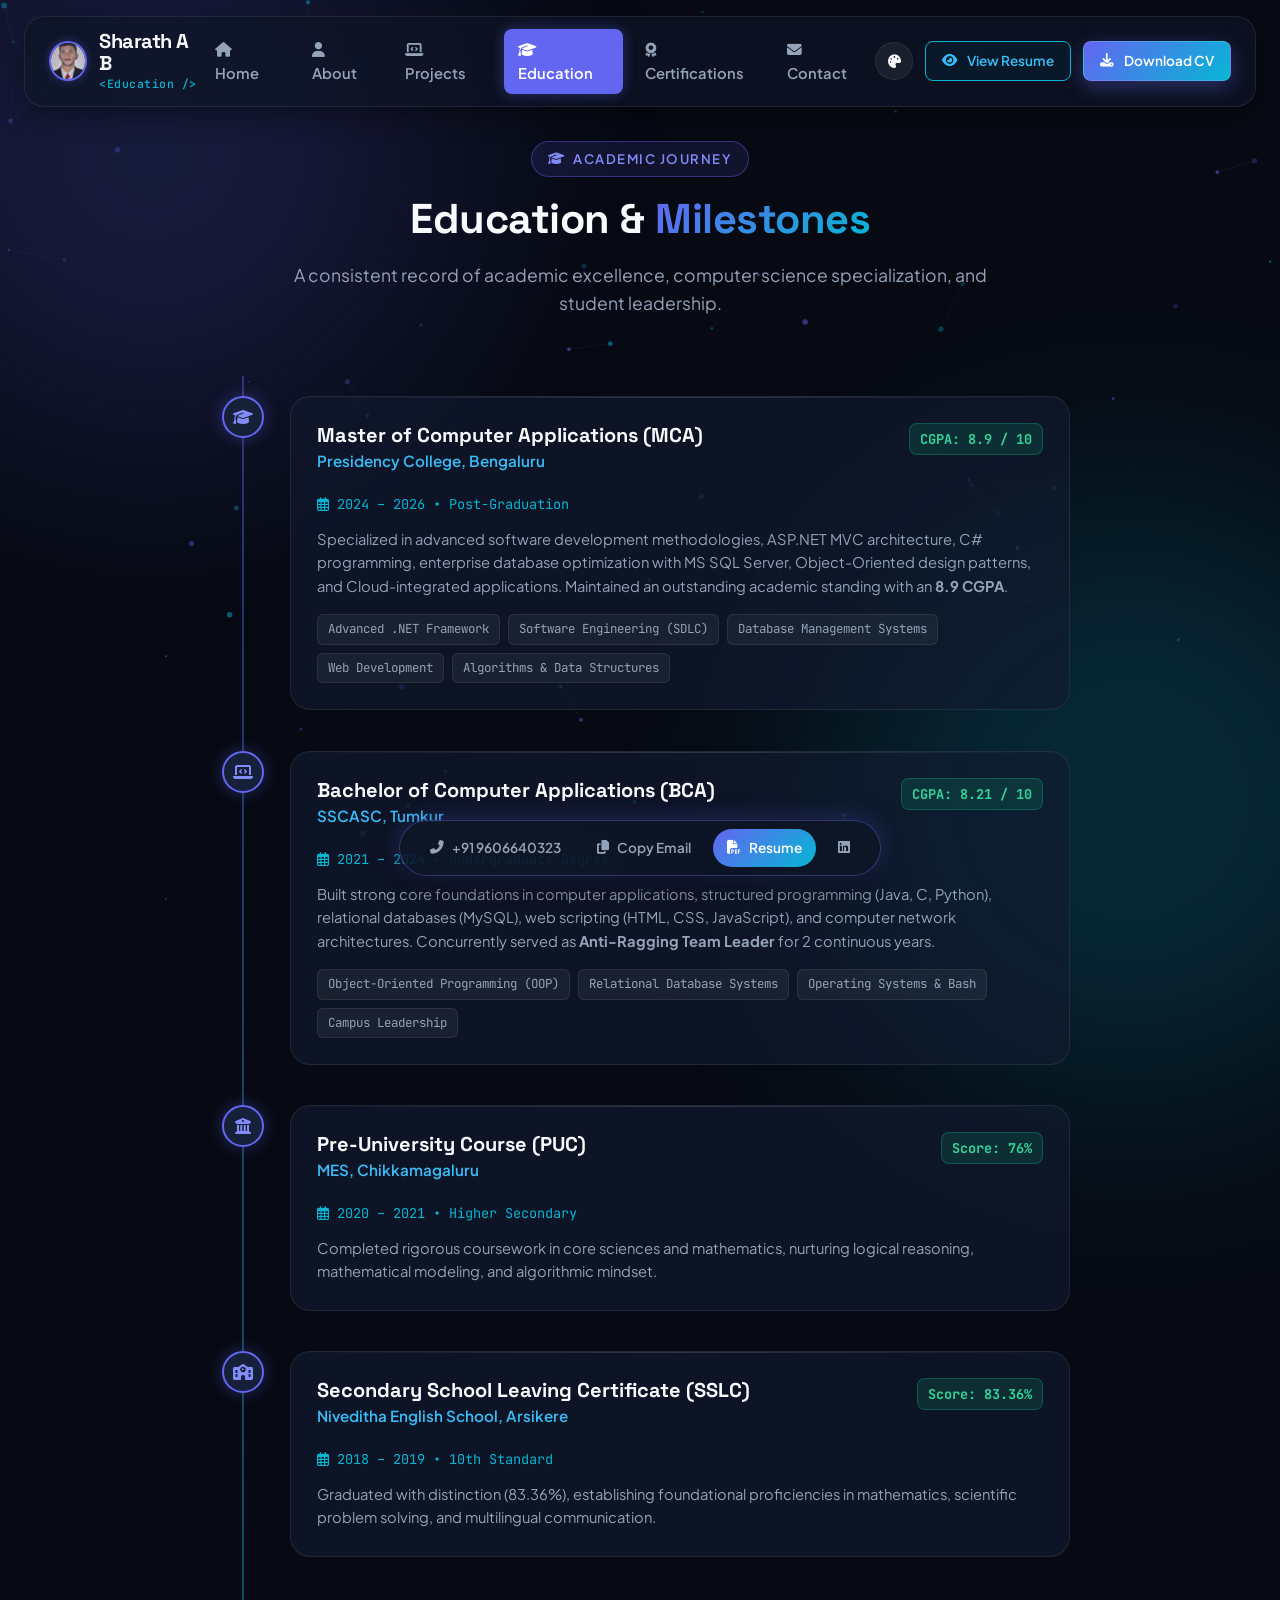
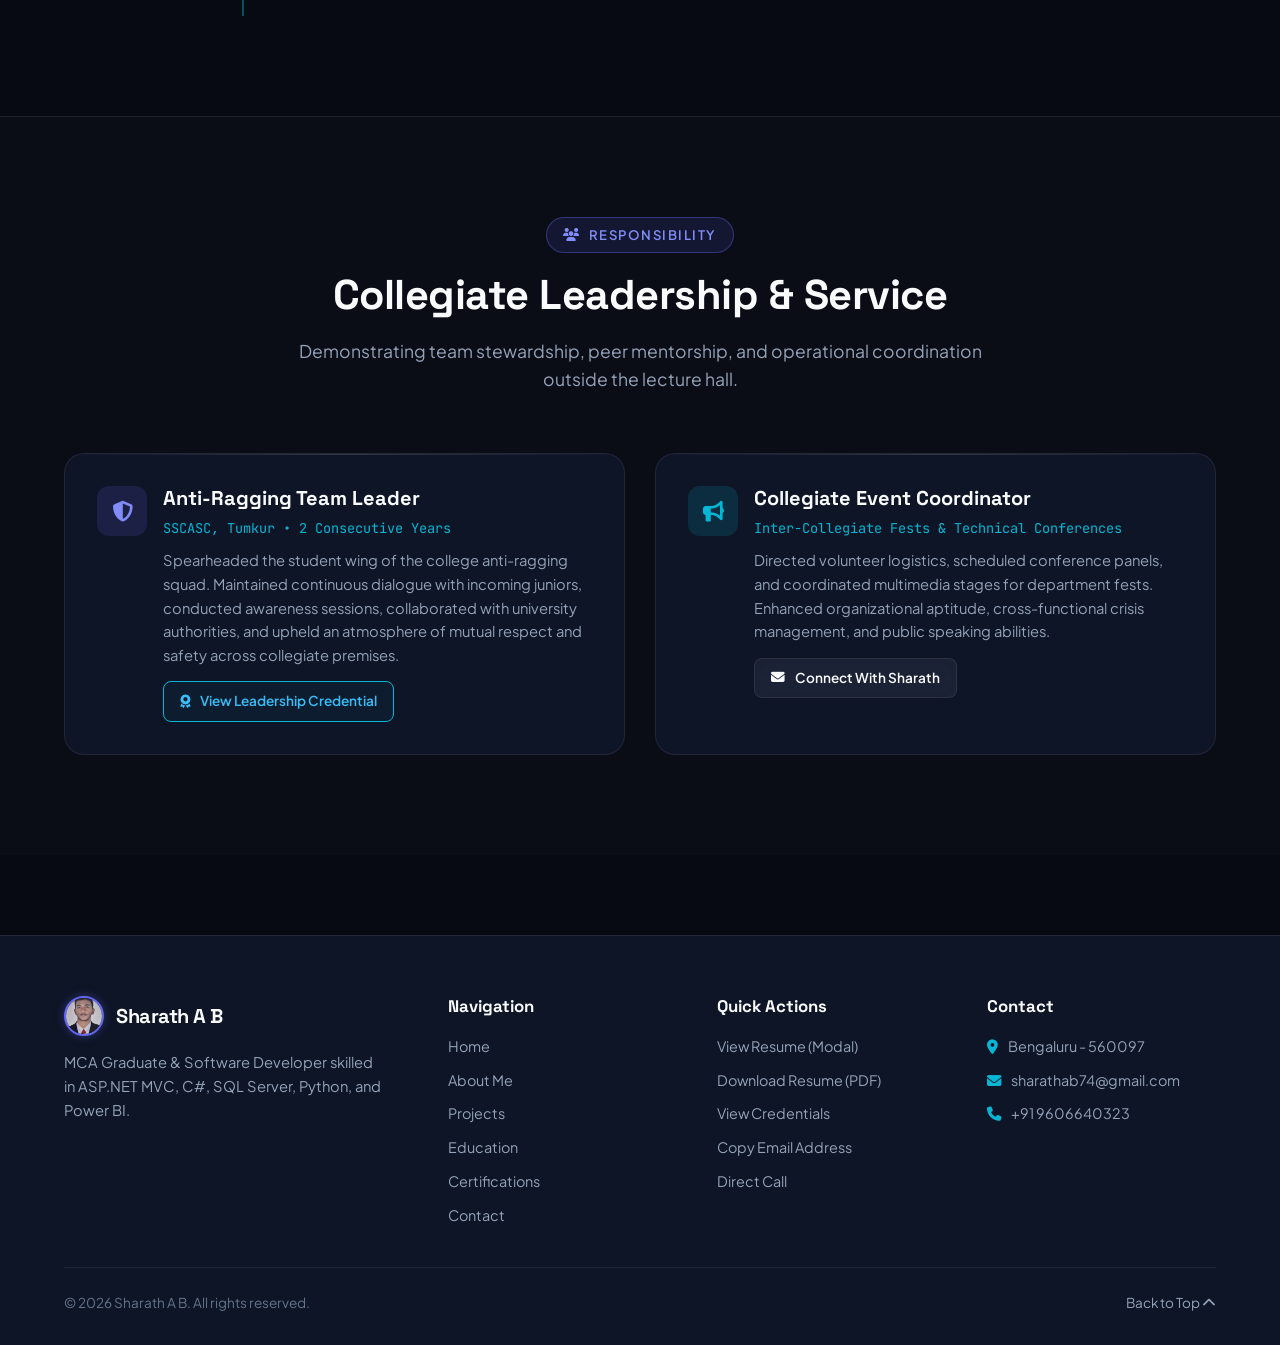
<file: education.html>
<!DOCTYPE html>
<html lang="en">
<head>
  <meta charset="UTF-8">
  <meta name="viewport" content="width=device-width, initial-scale=1.0">
  <title>Education & Academic Journey | Sharath A B — Software Developer</title>
  <meta name="description" content="Academic qualifications and milestones of Sharath A B: MCA (Presidency College, 8.9 CGPA), BCA (SSCASC Tumkur, 8.21 CGPA), PUC, and SSLC.">
  
  <link rel="icon" type="image/jpeg" href="assets/images/sharath-photo.jpeg">
  <link rel="stylesheet" href="https://cdnjs.cloudflare.com/ajax/libs/font-awesome/6.4.2/css/all.min.css">
  <link rel="stylesheet" href="assets/css/style.css">
  <link rel="stylesheet" href="assets/css/animations.css">
  <link rel="stylesheet" href="assets/css/responsive.css">
</head>
<body>
  <div class="ambient-glow ambient-glow-1"></div>
  <div class="ambient-glow ambient-glow-2"></div>
  <canvas id="particle-canvas"></canvas>

  <div class="page-wrapper">
    <!-- NAVIGATION HEADER -->
    <header class="header-nav">
      <div class="nav-container">
        <a href="index.html" class="brand-logo">
          <img src="assets/images/sharath-photo.jpeg" alt="Sharath A B" class="brand-avatar-mini">
          <div class="brand-title">
            <span class="brand-name">Sharath A B</span>
            <span class="brand-role">&lt;Education /&gt;</span>
          </div>
        </a>

        <nav class="nav-links">
          <a href="index.html" class="nav-link"><i class="fas fa-home"></i> Home</a>
          <a href="about.html" class="nav-link"><i class="fas fa-user"></i> About</a>
          <a href="projects.html" class="nav-link"><i class="fas fa-laptop-code"></i> Projects</a>
          <a href="education.html" class="nav-link active"><i class="fas fa-graduation-cap"></i> Education</a>
          <a href="certifications.html" class="nav-link"><i class="fas fa-award"></i> Certifications</a>
          <a href="contact.html" class="nav-link"><i class="fas fa-envelope"></i> Contact</a>
        </nav>

        <div class="nav-actions">
          <div class="theme-picker">
            <button class="theme-btn" id="themeToggleBtn" title="Change Color Palette">
              <i class="fas fa-palette"></i>
            </button>
            <div class="theme-dropdown" id="themeDropdown">
              <button class="theme-option" data-theme-set="default">
                <span class="theme-color-dot" style="background: linear-gradient(135deg, #6366f1, #06b6d4);"></span> Cyber Violet
              </button>
              <button class="theme-option" data-theme-set="emerald">
                <span class="theme-color-dot" style="background: linear-gradient(135deg, #10b981, #06b6d4);"></span> Emerald Tech
              </button>
              <button class="theme-option" data-theme-set="sunset">
                <span class="theme-color-dot" style="background: linear-gradient(135deg, #f43f5e, #f97316);"></span> Sunset Rose
              </button>
              <button class="theme-option" data-theme-set="sapphire">
                <span class="theme-color-dot" style="background: linear-gradient(135deg, #2563eb, #38bdf8);"></span> Sapphire Blue
              </button>
              <button class="theme-option" data-theme-set="light">
                <span class="theme-color-dot" style="background: linear-gradient(135deg, #ffffff, #4f46e5); border: 1px solid #ccc;"></span> Clean Light
              </button>
            </div>
          </div>

          <a href="#" class="btn btn-outline-cyan btn-sm" data-action="open-resume">
            <i class="fas fa-eye"></i> <span>View Resume</span>
          </a>
          <a href="assets/docs/sharath-resume.pdf" download="SHARATH_AB_RESUME.pdf" class="btn btn-primary btn-sm">
            <i class="fas fa-download"></i> <span>Download CV</span>
          </a>

          <button class="hamburger-btn" id="hamburgerBtn">
            <span></span>
            <span></span>
            <span></span>
          </button>
        </div>
      </div>
    </header>

    <!-- Mobile Drawer -->
    <div class="mobile-overlay" id="mobileOverlay"></div>
    <aside class="mobile-nav-drawer" id="mobileDrawer">
      <div style="display:flex; align-items:center; gap:12px; margin-bottom:20px; padding-bottom:16px; border-bottom:1px solid var(--border-subtle);">
        <img src="assets/images/sharath-photo.jpeg" alt="Sharath A B" style="width:48px;height:48px;border-radius:50%;object-fit:cover;border:2px solid var(--primary);">
        <div>
          <div style="font-weight:700; font-size:1.1rem;">Sharath A B</div>
          <div style="font-size:0.8rem; color:var(--secondary);">MCA Graduate • .NET Dev</div>
        </div>
      </div>
      <a href="index.html" class="nav-link"><i class="fas fa-home" style="width:24px;"></i> Home</a>
      <a href="about.html" class="nav-link"><i class="fas fa-user" style="width:24px;"></i> About</a>
      <a href="projects.html" class="nav-link"><i class="fas fa-laptop-code" style="width:24px;"></i> Projects</a>
      <a href="education.html" class="nav-link active"><i class="fas fa-graduation-cap" style="width:24px;"></i> Education</a>
      <a href="certifications.html" class="nav-link"><i class="fas fa-award" style="width:24px;"></i> Certifications</a>
      <a href="contact.html" class="nav-link"><i class="fas fa-envelope" style="width:24px;"></i> Contact</a>
      <div style="margin-top:auto; display:flex; flex-direction:column; gap:10px;">
        <a href="#" class="btn btn-outline-cyan btn-sm" data-action="open-resume">
          <i class="fas fa-eye"></i> View Resume
        </a>
        <a href="assets/docs/sharath-resume.pdf" download="SHARATH_AB_RESUME.pdf" class="btn btn-primary btn-sm">
          <i class="fas fa-download"></i> Download CV
        </a>
      </div>
    </aside>

    <main>
      <section class="section" style="padding-top: 30px;">
        <div class="container">
          <div class="section-header reveal">
            <div class="section-badge"><i class="fas fa-graduation-cap"></i> Academic Journey</div>
            <h1 class="section-title">Education &amp; <span class="gradient-text">Milestones</span></h1>
            <p class="section-subtitle">
              A consistent record of academic excellence, computer science specialization, and student leadership.
            </p>
          </div>

          <!-- TIMELINE -->
          <div class="timeline">
            <!-- MILESTONE 1: MCA -->
            <div class="timeline-item reveal">
              <div class="timeline-icon-node">
                <i class="fas fa-graduation-cap"></i>
              </div>
              <div class="glass-card timeline-card">
                <div class="timeline-header">
                  <div>
                    <h3 class="timeline-title">Master of Computer Applications (MCA)</h3>
                    <div class="timeline-institution">Presidency College, Bengaluru</div>
                  </div>
                  <div class="timeline-badge-score">
                    CGPA: 8.9 / 10
                  </div>
                </div>
                <div style="font-family: var(--font-mono); font-size: 0.85rem; color: var(--secondary); margin-bottom: 12px;">
                  <i class="far fa-calendar-alt"></i> 2024 – 2026 • Post-Graduation
                </div>
                <p class="timeline-description">
                  Specialized in advanced software development methodologies, ASP.NET MVC architecture, C# programming, 
                  enterprise database optimization with MS SQL Server, Object-Oriented design patterns, and Cloud-integrated applications. 
                  Maintained an outstanding academic standing with an <strong>8.9 CGPA</strong>.
                </p>
                <div style="margin-top: 16px; display: flex; flex-wrap: wrap; gap: 8px;">
                  <span class="tech-tag">Advanced .NET Framework</span>
                  <span class="tech-tag">Software Engineering (SDLC)</span>
                  <span class="tech-tag">Database Management Systems</span>
                  <span class="tech-tag">Web Development</span>
                  <span class="tech-tag">Algorithms &amp; Data Structures</span>
                </div>
              </div>
            </div>

            <!-- MILESTONE 2: BCA -->
            <div class="timeline-item reveal reveal-delay-2">
              <div class="timeline-icon-node">
                <i class="fas fa-laptop-code"></i>
              </div>
              <div class="glass-card timeline-card">
                <div class="timeline-header">
                  <div>
                    <h3 class="timeline-title">Bachelor of Computer Applications (BCA)</h3>
                    <div class="timeline-institution">SSCASC, Tumkur</div>
                  </div>
                  <div class="timeline-badge-score">
                    CGPA: 8.21 / 10
                  </div>
                </div>
                <div style="font-family: var(--font-mono); font-size: 0.85rem; color: var(--secondary); margin-bottom: 12px;">
                  <i class="far fa-calendar-alt"></i> 2021 – 2024 • Undergraduate Degree
                </div>
                <p class="timeline-description">
                  Built strong core foundations in computer applications, structured programming (Java, C, Python), 
                  relational databases (MySQL), web scripting (HTML, CSS, JavaScript), and computer network architectures. 
                  Concurrently served as <strong>Anti-Ragging Team Leader</strong> for 2 continuous years.
                </p>
                <div style="margin-top: 16px; display: flex; flex-wrap: wrap; gap: 8px;">
                  <span class="tech-tag">Object-Oriented Programming (OOP)</span>
                  <span class="tech-tag">Relational Database Systems</span>
                  <span class="tech-tag">Operating Systems &amp; Bash</span>
                  <span class="tech-tag">Campus Leadership</span>
                </div>
              </div>
            </div>

            <!-- MILESTONE 3: PUC -->
            <div class="timeline-item reveal reveal-delay-3">
              <div class="timeline-icon-node">
                <i class="fas fa-university"></i>
              </div>
              <div class="glass-card timeline-card">
                <div class="timeline-header">
                  <div>
                    <h3 class="timeline-title">Pre-University Course (PUC)</h3>
                    <div class="timeline-institution">MES, Chikkamagaluru</div>
                  </div>
                  <div class="timeline-badge-score">
                    Score: 76%
                  </div>
                </div>
                <div style="font-family: var(--font-mono); font-size: 0.85rem; color: var(--secondary); margin-bottom: 12px;">
                  <i class="far fa-calendar-alt"></i> 2020 – 2021 • Higher Secondary
                </div>
                <p class="timeline-description">
                  Completed rigorous coursework in core sciences and mathematics, nurturing logical reasoning, mathematical modeling, and algorithmic mindset.
                </p>
              </div>
            </div>

            <!-- MILESTONE 4: SSLC -->
            <div class="timeline-item reveal reveal-delay-4">
              <div class="timeline-icon-node">
                <i class="fas fa-school"></i>
              </div>
              <div class="glass-card timeline-card">
                <div class="timeline-header">
                  <div>
                    <h3 class="timeline-title">Secondary School Leaving Certificate (SSLC)</h3>
                    <div class="timeline-institution">Niveditha English School, Arsikere</div>
                  </div>
                  <div class="timeline-badge-score">
                    Score: 83.36%
                  </div>
                </div>
                <div style="font-family: var(--font-mono); font-size: 0.85rem; color: var(--secondary); margin-bottom: 12px;">
                  <i class="far fa-calendar-alt"></i> 2018 – 2019 • 10th Standard
                </div>
                <p class="timeline-description">
                  Graduated with distinction (83.36%), establishing foundational proficiencies in mathematics, scientific problem solving, and multilingual communication.
                </p>
              </div>
            </div>
          </div>
        </div>
      </section>

      <!-- CAMPUS LEADERSHIP HIGHLIGHT STRIP -->
      <section class="section" style="background: rgba(255, 255, 255, 0.015); border-top: 1px solid var(--border-subtle);">
        <div class="container">
          <div class="section-header reveal">
            <div class="section-badge"><i class="fas fa-users"></i> Responsibility</div>
            <h2 class="section-title">Collegiate Leadership &amp; Service</h2>
            <p class="section-subtitle">
              Demonstrating team stewardship, peer mentorship, and operational coordination outside the lecture hall.
            </p>
          </div>

          <div style="display: grid; grid-template-columns: repeat(2, 1fr); gap: 30px;">
            <div class="glass-card reveal">
              <div style="display: flex; gap: 16px; align-items: flex-start;">
                <div style="width: 50px; height: 50px; border-radius: 12px; background: rgba(99, 102, 241, 0.15); display: flex; align-items: center; justify-content: center; color: var(--primary-light); font-size: 1.3rem; flex-shrink: 0;">
                  <i class="fas fa-shield-alt"></i>
                </div>
                <div>
                  <h3 style="font-size: 1.25rem; margin-bottom: 6px;">Anti-Ragging Team Leader</h3>
                  <div style="font-size: 0.85rem; color: var(--secondary); font-family: var(--font-mono); margin-bottom: 10px;">
                    SSCASC, Tumkur • 2 Consecutive Years
                  </div>
                  <p style="color: var(--text-muted); font-size: 0.92rem; line-height: 1.6;">
                    Spearheaded the student wing of the college anti-ragging squad. Maintained continuous dialogue with incoming juniors, conducted awareness sessions, collaborated with university authorities, and upheld an atmosphere of mutual respect and safety across collegiate premises.
                  </p>
                  <div style="margin-top: 14px;">
                    <a href="certifications.html" class="btn btn-outline-cyan btn-sm">
                      <i class="fas fa-award"></i> View Leadership Credential
                    </a>
                  </div>
                </div>
              </div>
            </div>

            <div class="glass-card reveal reveal-delay-2">
              <div style="display: flex; gap: 16px; align-items: flex-start;">
                <div style="width: 50px; height: 50px; border-radius: 12px; background: rgba(6, 182, 212, 0.15); display: flex; align-items: center; justify-content: center; color: var(--secondary); font-size: 1.3rem; flex-shrink: 0;">
                  <i class="fas fa-bullhorn"></i>
                </div>
                <div>
                  <h3 style="font-size: 1.25rem; margin-bottom: 6px;">Collegiate Event Coordinator</h3>
                  <div style="font-size: 0.85rem; color: var(--secondary); font-family: var(--font-mono); margin-bottom: 10px;">
                    Inter-Collegiate Fests &amp; Technical Conferences
                  </div>
                  <p style="color: var(--text-muted); font-size: 0.92rem; line-height: 1.6;">
                    Directed volunteer logistics, scheduled conference panels, and coordinated multimedia stages for department fests. Enhanced organizational aptitude, cross-functional crisis management, and public speaking abilities.
                  </p>
                  <div style="margin-top: 14px;">
                    <a href="contact.html" class="btn btn-secondary btn-sm">
                      <i class="fas fa-envelope"></i> Connect With Sharath
                    </a>
                  </div>
                </div>
              </div>
            </div>
          </div>
        </div>
      </section>
    </main>

    <!-- FLOATING DOCK -->
    <div class="quick-dock">
      <a href="tel:+919606640323" class="dock-btn" title="Call Sharath">
        <i class="fas fa-phone-alt"></i> <span>+91 9606640323</span>
      </a>
      <a href="#" data-copy="sharathab74@gmail.com" data-copy-label="Email copied!" class="dock-btn" title="Copy Email">
        <i class="fas fa-copy"></i> <span>Copy Email</span>
      </a>
      <a href="#" class="dock-btn highlight" data-action="open-resume" title="View Resume">
        <i class="fas fa-file-pdf"></i> <span>Resume</span>
      </a>
      <a href="https://www.linkedin.com/in/sharath-a-b-243a53295" target="_blank" rel="noopener noreferrer" class="dock-btn" title="LinkedIn">
        <i class="fab fa-linkedin"></i>
      </a>
    </div>

    <!-- FOOTER -->
    <footer class="footer">
      <div class="container">
        <div class="footer-grid">
          <div class="footer-brand">
            <div class="brand-logo">
              <img src="assets/images/sharath-photo.jpeg" alt="Sharath A B" class="brand-avatar-mini">
              <span class="brand-name">Sharath A B</span>
            </div>
            <p>
              MCA Graduate &amp; Software Developer skilled in ASP.NET MVC, C#, SQL Server, Python, and Power BI.
            </p>
          </div>
          <div>
            <h4 class="footer-col-title">Navigation</h4>
            <div class="footer-links">
              <a href="index.html">Home</a>
              <a href="about.html">About Me</a>
              <a href="projects.html">Projects</a>
              <a href="education.html">Education</a>
              <a href="certifications.html">Certifications</a>
              <a href="contact.html">Contact</a>
            </div>
          </div>
          <div>
            <h4 class="footer-col-title">Quick Actions</h4>
            <div class="footer-links">
              <a href="#" data-action="open-resume">View Resume (Modal)</a>
              <a href="assets/docs/sharath-resume.pdf" download="SHARATH_AB_RESUME.pdf">Download Resume (PDF)</a>
              <a href="certifications.html">View Credentials</a>
              <a href="#" data-copy="sharathab74@gmail.com">Copy Email Address</a>
              <a href="tel:+919606640323">Direct Call</a>
            </div>
          </div>
          <div>
            <h4 class="footer-col-title">Contact</h4>
            <div class="footer-links">
              <span style="color:var(--text-muted); font-size:0.9rem;"><i class="fas fa-map-marker-alt" style="color:var(--secondary);margin-right:8px;"></i> Bengaluru - 560097</span>
              <a href="mailto:sharathab74@gmail.com"><i class="fas fa-envelope" style="color:var(--secondary);margin-right:8px;"></i> sharathab74@gmail.com</a>
              <a href="tel:+919606640323"><i class="fas fa-phone" style="color:var(--secondary);margin-right:8px;"></i> +91 9606640323</a>
            </div>
          </div>
        </div>
        <div class="footer-bottom">
          <div>&copy; 2026 Sharath A B. All rights reserved.</div>
          <a href="education.html" style="color:var(--text-muted);">Back to Top <i class="fas fa-chevron-up"></i></a>
        </div>
      </div>
    </footer>
  </div>

  <!-- RESUME MODAL -->
  <div class="modal-overlay" id="resumeModal" role="dialog" aria-modal="true">
    <div class="modal-window" style="max-width: 960px; height: 90vh;">
      <div class="modal-header">
        <h3 class="modal-title">
          <i class="fas fa-file-pdf" style="color:#ef4444;"></i> Sharath A B — Official Curriculum Vitae
        </h3>
        <button class="modal-close-btn" data-action="close-modal"><i class="fas fa-times"></i></button>
      </div>
      <div class="modal-body" style="padding: 10px; background: #1e293b;">
        <div class="modal-iframe-container" style="height: 100%;">
          <iframe id="resumePdfViewer" src="" title="Sharath Resume PDF"></iframe>
        </div>
      </div>
      <div class="modal-footer">
        <a href="assets/docs/sharath-resume.pdf" target="_blank" rel="noopener noreferrer" class="btn btn-secondary btn-sm">
          <i class="fas fa-external-link-alt"></i> Open in New Tab
        </a>
        <a href="assets/docs/sharath-resume.pdf" download="SHARATH_AB_RESUME.pdf" class="btn btn-primary btn-sm">
          <i class="fas fa-download"></i> Download PDF
        </a>
        <button class="btn btn-secondary btn-sm" data-action="close-modal">Close</button>
      </div>
    </div>
  </div>

  <script src="assets/js/particles.js"></script>
  <script src="assets/js/modal.js"></script>
  <script src="assets/js/main.js"></script>
</body>
</html>
</file>
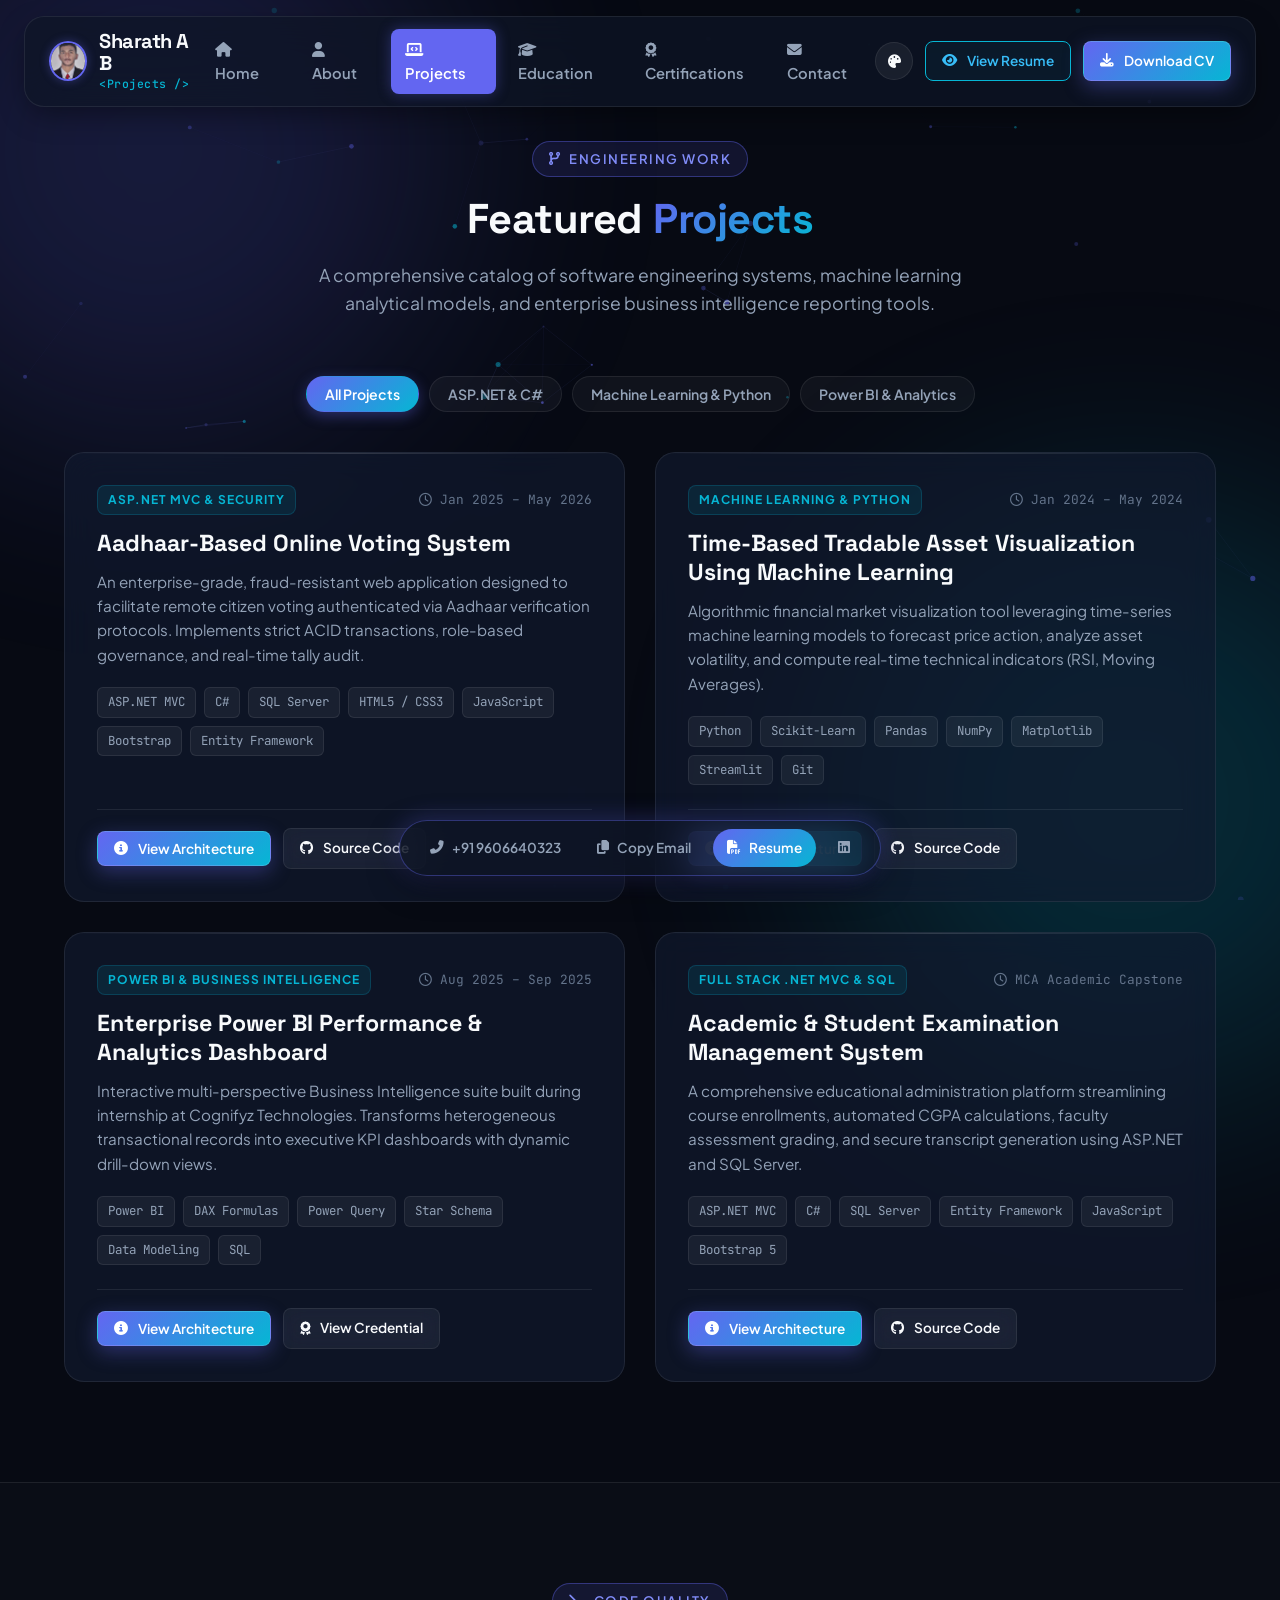
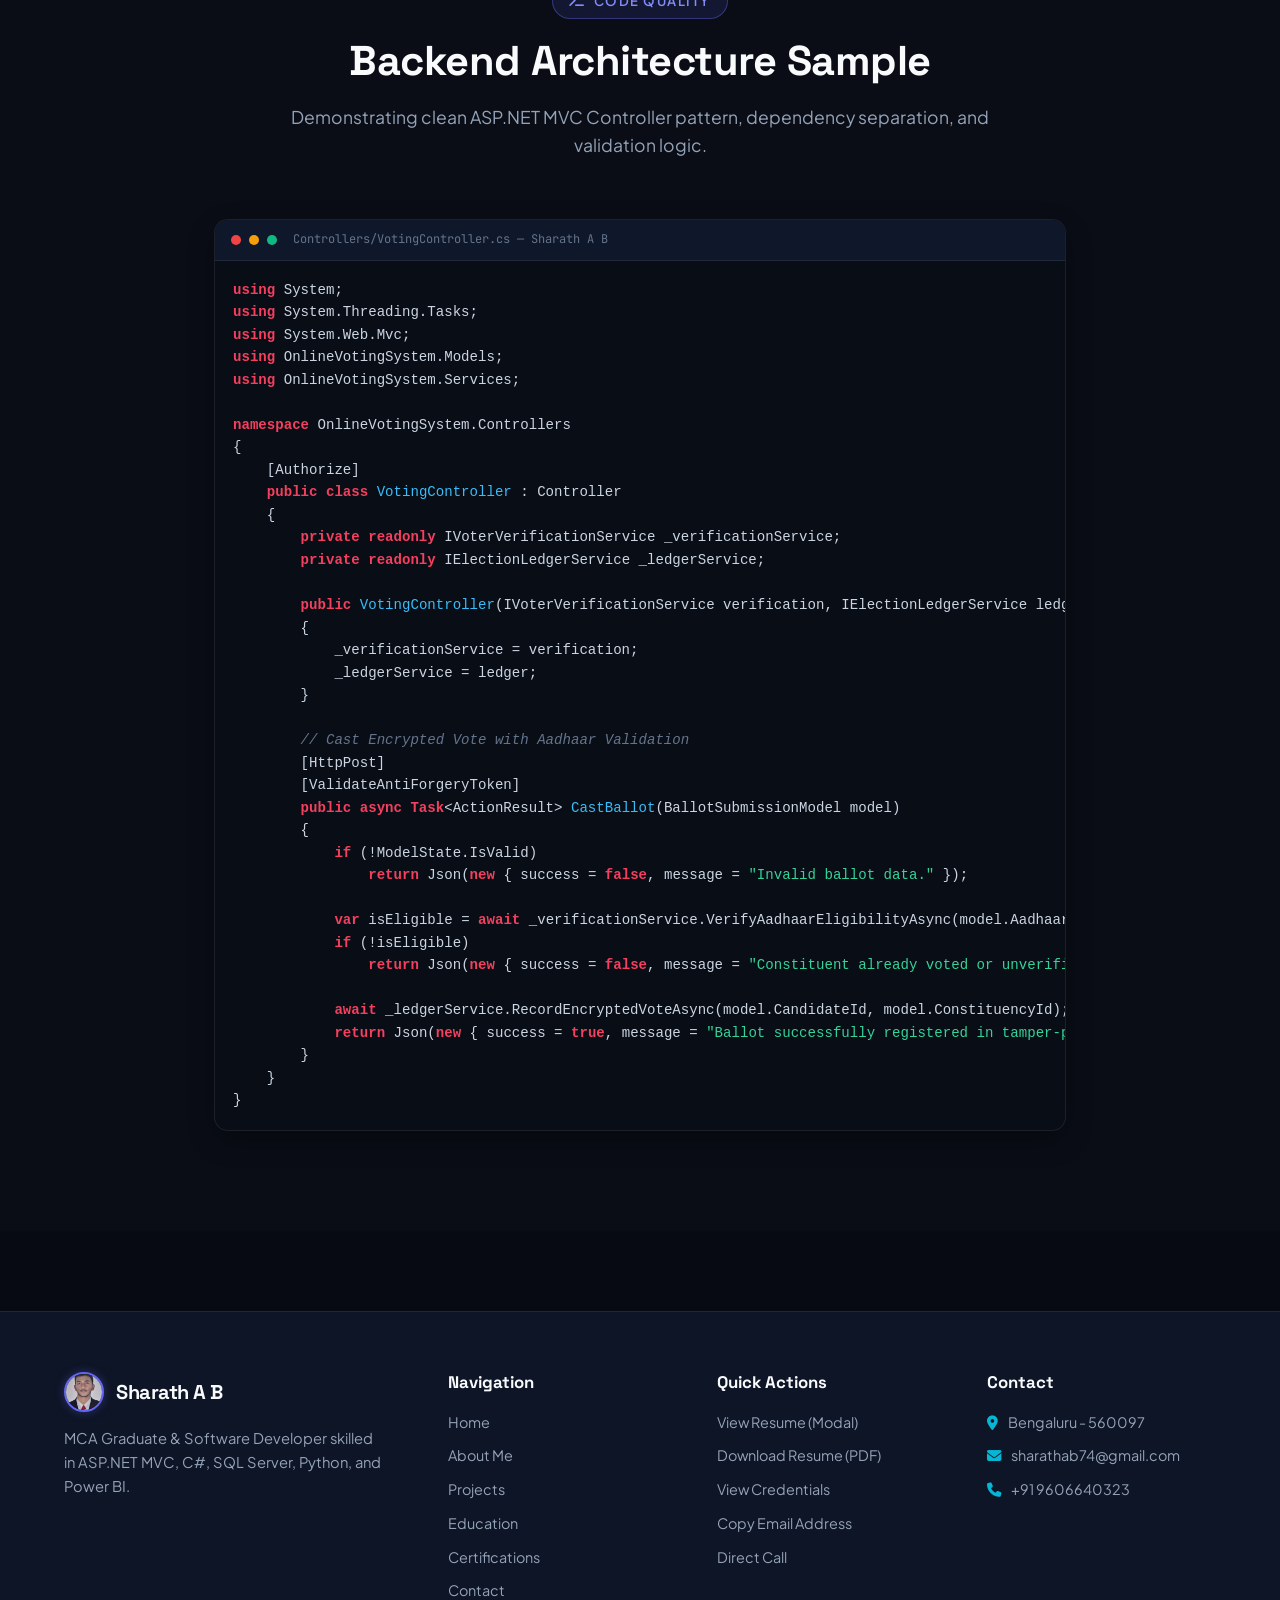
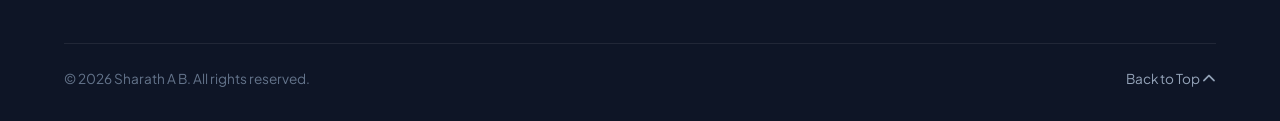
<file: projects.html>
<!DOCTYPE html>
<html lang="en">
<head>
  <meta charset="UTF-8">
  <meta name="viewport" content="width=device-width, initial-scale=1.0">
  <title>Projects | Sharath A B — Software Developer Portfolio</title>
  <meta name="description" content="Explore software development projects by Sharath A B including ASP.NET MVC web systems, Machine Learning asset visualization in Python, and Power BI dashboards.">
  
  <link rel="icon" type="image/jpeg" href="assets/images/sharath-photo.jpeg">
  <link rel="stylesheet" href="https://cdnjs.cloudflare.com/ajax/libs/font-awesome/6.4.2/css/all.min.css">
  <link rel="stylesheet" href="assets/css/style.css">
  <link rel="stylesheet" href="assets/css/animations.css">
  <link rel="stylesheet" href="assets/css/responsive.css">
</head>
<body>
  <div class="ambient-glow ambient-glow-1"></div>
  <div class="ambient-glow ambient-glow-2"></div>
  <canvas id="particle-canvas"></canvas>

  <div class="page-wrapper">
    <!-- NAVIGATION HEADER -->
    <header class="header-nav">
      <div class="nav-container">
        <a href="index.html" class="brand-logo">
          <img src="assets/images/sharath-photo.jpeg" alt="Sharath A B" class="brand-avatar-mini">
          <div class="brand-title">
            <span class="brand-name">Sharath A B</span>
            <span class="brand-role">&lt;Projects /&gt;</span>
          </div>
        </a>

        <nav class="nav-links">
          <a href="index.html" class="nav-link"><i class="fas fa-home"></i> Home</a>
          <a href="about.html" class="nav-link"><i class="fas fa-user"></i> About</a>
          <a href="projects.html" class="nav-link active"><i class="fas fa-laptop-code"></i> Projects</a>
          <a href="education.html" class="nav-link"><i class="fas fa-graduation-cap"></i> Education</a>
          <a href="certifications.html" class="nav-link"><i class="fas fa-award"></i> Certifications</a>
          <a href="contact.html" class="nav-link"><i class="fas fa-envelope"></i> Contact</a>
        </nav>

        <div class="nav-actions">
          <div class="theme-picker">
            <button class="theme-btn" id="themeToggleBtn" title="Change Color Palette">
              <i class="fas fa-palette"></i>
            </button>
            <div class="theme-dropdown" id="themeDropdown">
              <button class="theme-option" data-theme-set="default">
                <span class="theme-color-dot" style="background: linear-gradient(135deg, #6366f1, #06b6d4);"></span> Cyber Violet
              </button>
              <button class="theme-option" data-theme-set="emerald">
                <span class="theme-color-dot" style="background: linear-gradient(135deg, #10b981, #06b6d4);"></span> Emerald Tech
              </button>
              <button class="theme-option" data-theme-set="sunset">
                <span class="theme-color-dot" style="background: linear-gradient(135deg, #f43f5e, #f97316);"></span> Sunset Rose
              </button>
              <button class="theme-option" data-theme-set="sapphire">
                <span class="theme-color-dot" style="background: linear-gradient(135deg, #2563eb, #38bdf8);"></span> Sapphire Blue
              </button>
              <button class="theme-option" data-theme-set="light">
                <span class="theme-color-dot" style="background: linear-gradient(135deg, #ffffff, #4f46e5); border: 1px solid #ccc;"></span> Clean Light
              </button>
            </div>
          </div>

          <a href="#" class="btn btn-outline-cyan btn-sm" data-action="open-resume">
            <i class="fas fa-eye"></i> <span>View Resume</span>
          </a>
          <a href="assets/docs/sharath-resume.pdf" download="SHARATH_AB_RESUME.pdf" class="btn btn-primary btn-sm">
            <i class="fas fa-download"></i> <span>Download CV</span>
          </a>

          <button class="hamburger-btn" id="hamburgerBtn">
            <span></span>
            <span></span>
            <span></span>
          </button>
        </div>
      </div>
    </header>

    <!-- Mobile Drawer -->
    <div class="mobile-overlay" id="mobileOverlay"></div>
    <aside class="mobile-nav-drawer" id="mobileDrawer">
      <div style="display:flex; align-items:center; gap:12px; margin-bottom:20px; padding-bottom:16px; border-bottom:1px solid var(--border-subtle);">
        <img src="assets/images/sharath-photo.jpeg" alt="Sharath A B" style="width:48px;height:48px;border-radius:50%;object-fit:cover;border:2px solid var(--primary);">
        <div>
          <div style="font-weight:700; font-size:1.1rem;">Sharath A B</div>
          <div style="font-size:0.8rem; color:var(--secondary);">MCA Graduate • .NET Dev</div>
        </div>
      </div>
      <a href="index.html" class="nav-link"><i class="fas fa-home" style="width:24px;"></i> Home</a>
      <a href="about.html" class="nav-link"><i class="fas fa-user" style="width:24px;"></i> About</a>
      <a href="projects.html" class="nav-link active"><i class="fas fa-laptop-code" style="width:24px;"></i> Projects</a>
      <a href="education.html" class="nav-link"><i class="fas fa-graduation-cap" style="width:24px;"></i> Education</a>
      <a href="certifications.html" class="nav-link"><i class="fas fa-award" style="width:24px;"></i> Certifications</a>
      <a href="contact.html" class="nav-link"><i class="fas fa-envelope" style="width:24px;"></i> Contact</a>
      <div style="margin-top:auto; display:flex; flex-direction:column; gap:10px;">
        <a href="#" class="btn btn-outline-cyan btn-sm" data-action="open-resume">
          <i class="fas fa-eye"></i> View Resume
        </a>
        <a href="assets/docs/sharath-resume.pdf" download="SHARATH_AB_RESUME.pdf" class="btn btn-primary btn-sm">
          <i class="fas fa-download"></i> Download CV
        </a>
      </div>
    </aside>

    <main>
      <section class="section" style="padding-top: 30px;">
        <div class="container">
          <div class="section-header reveal">
            <div class="section-badge"><i class="fas fa-code-branch"></i> Engineering Work</div>
            <h1 class="section-title">Featured <span class="gradient-text">Projects</span></h1>
            <p class="section-subtitle">
              A comprehensive catalog of software engineering systems, machine learning analytical models, 
              and enterprise business intelligence reporting tools.
            </p>
          </div>

          <!-- Filter Buttons -->
          <div class="project-filters reveal">
            <button class="filter-btn active" data-filter="all">All Projects</button>
            <button class="filter-btn" data-filter="dotnet">ASP.NET &amp; C#</button>
            <button class="filter-btn" data-filter="ml">Machine Learning &amp; Python</button>
            <button class="filter-btn" data-filter="data">Power BI &amp; Analytics</button>
          </div>

          <!-- Projects Grid -->
          <div class="projects-grid">
            <!-- PROJECT 1: Aadhaar-Based Online Voting System -->
            <div class="glass-card project-card reveal" data-category="dotnet">
              <div>
                <div class="project-header-meta">
                  <span class="project-category-tag">ASP.NET MVC &amp; Security</span>
                  <span class="project-date"><i class="far fa-clock"></i> Jan 2025 – May 2026</span>
                </div>
                <h3 class="project-title">Aadhaar-Based Online Voting System</h3>
                <p class="project-desc">
                  An enterprise-grade, fraud-resistant web application designed to facilitate remote citizen voting authenticated 
                  via Aadhaar verification protocols. Implements strict ACID transactions, role-based governance, and real-time tally audit.
                </p>
                <div class="project-tech-stack">
                  <span class="tech-tag">ASP.NET MVC</span>
                  <span class="tech-tag">C#</span>
                  <span class="tech-tag">SQL Server</span>
                  <span class="tech-tag">HTML5 / CSS3</span>
                  <span class="tech-tag">JavaScript</span>
                  <span class="tech-tag">Bootstrap</span>
                  <span class="tech-tag">Entity Framework</span>
                </div>
              </div>
              <div class="project-actions">
                <button class="btn btn-primary btn-sm" data-action="view-project"
                  data-project-title="Aadhaar-Based Online Voting System"
                  data-project-category="ASP.NET MVC & Security Application"
                  data-project-date="Jan 2025 – May 2026"
                  data-project-desc="An innovative electronic voting portal built on ASP.NET MVC architecture that enforces secure biometric/OTP simulated verification, non-repudiation, and tamper-proof ballot tallying."
                  data-project-highlights="Aadhaar UID-based simulated verification layer eliminating fraudulent duplicate voting|Role-based security partitions: Registered Voter, Electoral Officer, and Audit Administrator|SQL Server relational constraints guaranteeing single vote cast integrity per registered constituent|Responsive UI built with Bootstrap and modern JavaScript for seamless mobile/desktop voting experience|Live polling station metrics and encrypted election result tabulation"
                  data-project-stack="ASP.NET MVC, C#, SQL Server, HTML5, CSS3, JavaScript, Entity Framework, Bootstrap">
                  <i class="fas fa-info-circle"></i> View Architecture
                </button>
                <a href="https://github.com/sharathab" target="_blank" rel="noopener noreferrer" class="btn btn-secondary btn-sm">
                  <i class="fab fa-github"></i> Source Code
                </a>
              </div>
            </div>

            <!-- PROJECT 2: ML Tradable Asset Visualization -->
            <div class="glass-card project-card reveal reveal-delay-2" data-category="ml">
              <div>
                <div class="project-header-meta">
                  <span class="project-category-tag">Machine Learning &amp; Python</span>
                  <span class="project-date"><i class="far fa-clock"></i> Jan 2024 – May 2024</span>
                </div>
                <h3 class="project-title">Time-Based Tradable Asset Visualization Using Machine Learning</h3>
                <p class="project-desc">
                  Algorithmic financial market visualization tool leveraging time-series machine learning models to forecast price action, 
                  analyze asset volatility, and compute real-time technical indicators (RSI, Moving Averages).
                </p>
                <div class="project-tech-stack">
                  <span class="tech-tag">Python</span>
                  <span class="tech-tag">Scikit-Learn</span>
                  <span class="tech-tag">Pandas</span>
                  <span class="tech-tag">NumPy</span>
                  <span class="tech-tag">Matplotlib</span>
                  <span class="tech-tag">Streamlit</span>
                  <span class="tech-tag">Git</span>
                </div>
              </div>
              <div class="project-actions">
                <button class="btn btn-primary btn-sm" data-action="view-project"
                  data-project-title="Time-Based Tradable Asset Visualization Using Machine Learning"
                  data-project-category="Machine Learning & Quantitative Analytics"
                  data-project-date="Jan 2024 – May 2024"
                  data-project-desc="Automated predictive financial market analytics pipeline engineered in Python for processing, evaluating, and graphically visualizing price movements of tradable commodities and equities."
                  data-project-highlights="Automated data extraction and cleansing of multi-year financial time-series records|Predictive forecasting pipeline built using Scikit-Learn regression and trend classification algorithms|Custom visual indicators: Relative Strength Index (RSI), Simple/Exponential Moving Averages, Bollinger Bands|Interactive charting dashboard facilitating customizable date ranges and risk evaluations|Exportable visual reports for financial analysts and traders"
                  data-project-stack="Python, Scikit-Learn, Pandas, NumPy, Matplotlib, Streamlit, Git">
                  <i class="fas fa-info-circle"></i> View Architecture
                </button>
                <a href="https://github.com/sharathab" target="_blank" rel="noopener noreferrer" class="btn btn-secondary btn-sm">
                  <i class="fab fa-github"></i> Source Code
                </a>
              </div>
            </div>

            <!-- PROJECT 3: Power BI Analytics Dashboard -->
            <div class="glass-card project-card reveal" data-category="data">
              <div>
                <div class="project-header-meta">
                  <span class="project-category-tag">Power BI &amp; Business Intelligence</span>
                  <span class="project-date"><i class="far fa-clock"></i> Aug 2025 – Sep 2025</span>
                </div>
                <h3 class="project-title">Enterprise Power BI Performance &amp; Analytics Dashboard</h3>
                <p class="project-desc">
                  Interactive multi-perspective Business Intelligence suite built during internship at Cognifyz Technologies. 
                  Transforms heterogeneous transactional records into executive KPI dashboards with dynamic drill-down views.
                </p>
                <div class="project-tech-stack">
                  <span class="tech-tag">Power BI</span>
                  <span class="tech-tag">DAX Formulas</span>
                  <span class="tech-tag">Power Query</span>
                  <span class="tech-tag">Star Schema</span>
                  <span class="tech-tag">Data Modeling</span>
                  <span class="tech-tag">SQL</span>
                </div>
              </div>
              <div class="project-actions">
                <button class="btn btn-primary btn-sm" data-action="view-project"
                  data-project-title="Enterprise Power BI Performance & Analytics Dashboard"
                  data-project-category="Business Intelligence & Analytics"
                  data-project-date="Aug 2025 – Sep 2025"
                  data-project-desc="Production-ready Business Intelligence reporting solution engineered to provide executive leadership with clarity over sales trajectories, customer segments, and organizational productivity."
                  data-project-highlights="ETL data pipeline utilizing Power Query to sanitize, merge, and normalize multifaceted datasets|Robust Star-Schema data model with optimized 1-to-many relationships and date dimension tables|Complex DAX calculations for Year-over-Year (YoY) revenue variances and moving averages|Intuitive UI layout with synchronized slicers, drill-down tree charts, and KPI status cards"
                  data-project-stack="Power BI, DAX, Power Query, Data Modeling, MS SQL Server, Excel">
                  <i class="fas fa-info-circle"></i> View Architecture
                </button>
                <a href="certifications.html" class="btn btn-secondary btn-sm">
                  <i class="fas fa-award"></i> View Credential
                </a>
              </div>
            </div>

            <!-- PROJECT 4: Academic Management & Examination System -->
            <div class="glass-card project-card reveal reveal-delay-2" data-category="dotnet">
              <div>
                <div class="project-header-meta">
                  <span class="project-category-tag">Full Stack .NET MVC &amp; SQL</span>
                  <span class="project-date"><i class="far fa-clock"></i> MCA Academic Capstone</span>
                </div>
                <h3 class="project-title">Academic &amp; Student Examination Management System</h3>
                <p class="project-desc">
                  A comprehensive educational administration platform streamlining course enrollments, automated CGPA calculations, 
                  faculty assessment grading, and secure transcript generation using ASP.NET and SQL Server.
                </p>
                <div class="project-tech-stack">
                  <span class="tech-tag">ASP.NET MVC</span>
                  <span class="tech-tag">C#</span>
                  <span class="tech-tag">SQL Server</span>
                  <span class="tech-tag">Entity Framework</span>
                  <span class="tech-tag">JavaScript</span>
                  <span class="tech-tag">Bootstrap 5</span>
                </div>
              </div>
              <div class="project-actions">
                <button class="btn btn-primary btn-sm" data-action="view-project"
                  data-project-title="Academic & Student Examination Management System"
                  data-project-category="Full Stack .NET Enterprise System"
                  data-project-date="MCA Academic Capstone"
                  data-project-desc="Centralized campus administration software designed to eliminate paper-based exam processing, semester grade records, and timetable scheduling."
                  data-project-highlights="Multi-user authorization schema (Students, Faculty, Examination Board, Department Head)|Automated grading engine computing semester GPA and cumulative CGPA across grading scales|Dynamic PDF transcript generation module with cryptographic verification barcode|Normalized SQL database schema enforcing referential integrity across 15+ relational tables"
                  data-project-stack="ASP.NET MVC, C#, SQL Server, Entity Framework, Bootstrap, HTML5/CSS3">
                  <i class="fas fa-info-circle"></i> View Architecture
                </button>
                <a href="https://github.com/sharathab" target="_blank" rel="noopener noreferrer" class="btn btn-secondary btn-sm">
                  <i class="fab fa-github"></i> Source Code
                </a>
              </div>
            </div>
          </div>
        </div>
      </section>

      <!-- CODE SHOWCASE TERMINAL -->
      <section class="section" style="background: rgba(255, 255, 255, 0.015); border-top: 1px solid var(--border-subtle);">
        <div class="container container-narrow">
          <div class="section-header reveal">
            <div class="section-badge"><i class="fas fa-terminal"></i> Code Quality</div>
            <h2 class="section-title">Backend Architecture Sample</h2>
            <p class="section-subtitle">
              Demonstrating clean ASP.NET MVC Controller pattern, dependency separation, and validation logic.
            </p>
          </div>

          <div class="code-preview-window reveal">
            <div class="code-window-header">
              <span class="code-dot dot-red"></span>
              <span class="code-dot dot-yellow"></span>
              <span class="code-dot dot-green"></span>
              <span class="code-window-title">Controllers/VotingController.cs — Sharath A B</span>
            </div>
            <pre class="code-window-body"><code><span class="token-keyword">using</span> System;
<span class="token-keyword">using</span> System.Threading.Tasks;
<span class="token-keyword">using</span> System.Web.Mvc;
<span class="token-keyword">using</span> OnlineVotingSystem.Models;
<span class="token-keyword">using</span> OnlineVotingSystem.Services;

<span class="token-keyword">namespace</span> OnlineVotingSystem.Controllers
{
    [Authorize]
    <span class="token-keyword">public class</span> <span class="token-function">VotingController</span> : Controller
    {
        <span class="token-keyword">private readonly</span> IVoterVerificationService _verificationService;
        <span class="token-keyword">private readonly</span> IElectionLedgerService _ledgerService;

        <span class="token-keyword">public</span> <span class="token-function">VotingController</span>(IVoterVerificationService verification, IElectionLedgerService ledger)
        {
            _verificationService = verification;
            _ledgerService = ledger;
        }

        <span class="token-comment">// Cast Encrypted Vote with Aadhaar Validation</span>
        [HttpPost]
        [ValidateAntiForgeryToken]
        <span class="token-keyword">public async Task</span>&lt;ActionResult&gt; <span class="token-function">CastBallot</span>(BallotSubmissionModel model)
        {
            <span class="token-keyword">if</span> (!ModelState.IsValid)
                <span class="token-keyword">return</span> Json(<span class="token-keyword">new</span> { success = <span class="token-keyword">false</span>, message = <span class="token-string">"Invalid ballot data."</span> });

            <span class="token-keyword">var</span> isEligible = <span class="token-keyword">await</span> _verificationService.VerifyAadhaarEligibilityAsync(model.AadhaarToken);
            <span class="token-keyword">if</span> (!isEligible)
                <span class="token-keyword">return</span> Json(<span class="token-keyword">new</span> { success = <span class="token-keyword">false</span>, message = <span class="token-string">"Constituent already voted or unverified."</span> });

            <span class="token-keyword">await</span> _ledgerService.RecordEncryptedVoteAsync(model.CandidateId, model.ConstituencyId);
            <span class="token-keyword">return</span> Json(<span class="token-keyword">new</span> { success = <span class="token-keyword">true</span>, message = <span class="token-string">"Ballot successfully registered in tamper-proof ledger."</span> });
        }
    }
}</code></pre>
          </div>
        </div>
      </section>
    </main>

    <!-- FLOATING DOCK -->
    <div class="quick-dock">
      <a href="tel:+919606640323" class="dock-btn" title="Call Sharath">
        <i class="fas fa-phone-alt"></i> <span>+91 9606640323</span>
      </a>
      <a href="#" data-copy="sharathab74@gmail.com" data-copy-label="Email copied!" class="dock-btn" title="Copy Email">
        <i class="fas fa-copy"></i> <span>Copy Email</span>
      </a>
      <a href="#" class="dock-btn highlight" data-action="open-resume" title="View Resume">
        <i class="fas fa-file-pdf"></i> <span>Resume</span>
      </a>
      <a href="https://www.linkedin.com/in/sharath-a-b-243a53295" target="_blank" rel="noopener noreferrer" class="dock-btn" title="LinkedIn">
        <i class="fab fa-linkedin"></i>
      </a>
    </div>

    <!-- FOOTER -->
    <footer class="footer">
      <div class="container">
        <div class="footer-grid">
          <div class="footer-brand">
            <div class="brand-logo">
              <img src="assets/images/sharath-photo.jpeg" alt="Sharath A B" class="brand-avatar-mini">
              <span class="brand-name">Sharath A B</span>
            </div>
            <p>
              MCA Graduate &amp; Software Developer skilled in ASP.NET MVC, C#, SQL Server, Python, and Power BI.
            </p>
          </div>
          <div>
            <h4 class="footer-col-title">Navigation</h4>
            <div class="footer-links">
              <a href="index.html">Home</a>
              <a href="about.html">About Me</a>
              <a href="projects.html">Projects</a>
              <a href="education.html">Education</a>
              <a href="certifications.html">Certifications</a>
              <a href="contact.html">Contact</a>
            </div>
          </div>
          <div>
            <h4 class="footer-col-title">Quick Actions</h4>
            <div class="footer-links">
              <a href="#" data-action="open-resume">View Resume (Modal)</a>
              <a href="assets/docs/sharath-resume.pdf" download="SHARATH_AB_RESUME.pdf">Download Resume (PDF)</a>
              <a href="certifications.html">View Credentials</a>
              <a href="#" data-copy="sharathab74@gmail.com">Copy Email Address</a>
              <a href="tel:+919606640323">Direct Call</a>
            </div>
          </div>
          <div>
            <h4 class="footer-col-title">Contact</h4>
            <div class="footer-links">
              <span style="color:var(--text-muted); font-size:0.9rem;"><i class="fas fa-map-marker-alt" style="color:var(--secondary);margin-right:8px;"></i> Bengaluru - 560097</span>
              <a href="mailto:sharathab74@gmail.com"><i class="fas fa-envelope" style="color:var(--secondary);margin-right:8px;"></i> sharathab74@gmail.com</a>
              <a href="tel:+919606640323"><i class="fas fa-phone" style="color:var(--secondary);margin-right:8px;"></i> +91 9606640323</a>
            </div>
          </div>
        </div>
        <div class="footer-bottom">
          <div>&copy; 2026 Sharath A B. All rights reserved.</div>
          <a href="projects.html" style="color:var(--text-muted);">Back to Top <i class="fas fa-chevron-up"></i></a>
        </div>
      </div>
    </footer>
  </div>

  <!-- PROJECT DETAILS MODAL -->
  <div class="modal-overlay" id="projectModal" role="dialog" aria-modal="true">
    <div class="modal-window" style="max-width: 820px;">
      <div class="modal-header">
        <div>
          <span id="projModalCategory" class="project-category-tag" style="margin-bottom:6px; display:inline-block;"></span>
          <h3 class="modal-title" id="projModalTitle" style="font-size:1.4rem;"></h3>
        </div>
        <button class="modal-close-btn" data-action="close-modal"><i class="fas fa-times"></i></button>
      </div>
      <div class="modal-body">
        <div style="margin-bottom:16px; font-size:0.85rem; color:var(--text-dim); font-family:var(--font-mono);">
          <i class="fas fa-calendar-alt"></i> Timeline: <span id="projModalDate"></span>
        </div>
        <div style="margin-bottom:20px;">
          <h4 style="font-size:1.05rem; margin-bottom:8px; color:var(--text-main);">Project Abstract</h4>
          <p id="projModalDesc" style="color:var(--text-muted); line-height:1.65;"></p>
        </div>
        <div style="margin-bottom:20px;">
          <h4 style="font-size:1.05rem; margin-bottom:12px; color:var(--text-main);">Key Features &amp; Engineering Highlights</h4>
          <ul id="projModalHighlights" style="display:flex; flex-direction:column; gap:10px; color:var(--text-muted); font-size:0.92rem;"></ul>
        </div>
        <div>
          <h4 style="font-size:1.05rem; margin-bottom:10px; color:var(--text-main);">Technical Stack</h4>
          <div id="projModalStack" class="project-tech-stack"></div>
        </div>
      </div>
      <div class="modal-footer">
        <a href="contact.html" class="btn btn-outline-cyan btn-sm">
          <i class="fas fa-comments"></i> Inquire About Project
        </a>
        <button class="btn btn-primary btn-sm" data-action="close-modal">Done</button>
      </div>
    </div>
  </div>

  <!-- RESUME MODAL -->
  <div class="modal-overlay" id="resumeModal" role="dialog" aria-modal="true">
    <div class="modal-window" style="max-width: 960px; height: 90vh;">
      <div class="modal-header">
        <h3 class="modal-title">
          <i class="fas fa-file-pdf" style="color:#ef4444;"></i> Sharath A B — Official Curriculum Vitae
        </h3>
        <button class="modal-close-btn" data-action="close-modal"><i class="fas fa-times"></i></button>
      </div>
      <div class="modal-body" style="padding: 10px; background: #1e293b;">
        <div class="modal-iframe-container" style="height: 100%;">
          <iframe id="resumePdfViewer" src="" title="Sharath Resume PDF"></iframe>
        </div>
      </div>
      <div class="modal-footer">
        <a href="assets/docs/sharath-resume.pdf" target="_blank" rel="noopener noreferrer" class="btn btn-secondary btn-sm">
          <i class="fas fa-external-link-alt"></i> Open in New Tab
        </a>
        <a href="assets/docs/sharath-resume.pdf" download="SHARATH_AB_RESUME.pdf" class="btn btn-primary btn-sm">
          <i class="fas fa-download"></i> Download PDF
        </a>
        <button class="btn btn-secondary btn-sm" data-action="close-modal">Close</button>
      </div>
    </div>
  </div>

  <script src="assets/js/particles.js"></script>
  <script src="assets/js/modal.js"></script>
  <script src="assets/js/main.js"></script>
</body>
</html>
</file>
<file: assets/css/style.css>
/* ==========================================================================
   SHARATH A B - PORTFOLIO STYLESHEET
   Modern Glassmorphism & High-Performance Design System
   ========================================================================== */

@import url('https://fonts.googleapis.com/css2?family=Plus+Jakarta+Sans:wght@300;400;500;600;700;800&family=Space+Grotesk:wght@400;500;600;700&family=JetBrains+Mono:wght@400;500;600&display=swap');

:root {
  /* Default Cyber Violet / Electric Cyan Palette */
  --bg-main: #070a13;
  --bg-surface: #0e1526;
  --bg-surface-elevated: #162038;
  --bg-glass: rgba(14, 21, 38, 0.72);
  --bg-glass-card: rgba(18, 27, 49, 0.65);
  --bg-glass-card-hover: rgba(26, 39, 70, 0.85);
  
  --primary: #6366f1;
  --primary-light: #818cf8;
  --primary-glow: rgba(99, 102, 241, 0.35);
  
  --secondary: #06b6d4;
  --secondary-light: #38bdf8;
  --secondary-glow: rgba(6, 182, 212, 0.3);
  
  --accent: #ec4899;
  --accent-glow: rgba(236, 72, 153, 0.3);
  
  --success: #10b981;
  --warning: #f59e0b;
  
  --text-main: #f8fafc;
  --text-muted: #94a3b8;
  --text-dim: #64748b;
  
  --border-subtle: rgba(255, 255, 255, 0.08);
  --border-highlight: rgba(99, 102, 241, 0.4);
  --border-focus: rgba(6, 182, 212, 0.6);
  
  --gradient-primary: linear-gradient(135deg, #6366f1 0%, #06b6d4 100%);
  --gradient-secondary: linear-gradient(135deg, #a855f7 0%, #ec4899 100%);
  --gradient-card: linear-gradient(145deg, rgba(255,255,255,0.04) 0%, rgba(255,255,255,0.01) 100%);
  --gradient-glow: radial-gradient(circle at 50% 0%, rgba(99, 102, 241, 0.25) 0%, transparent 70%);

  --radius-sm: 8px;
  --radius-md: 14px;
  --radius-lg: 20px;
  --radius-full: 9999px;
  
  --shadow-sm: 0 4px 12px rgba(0, 0, 0, 0.25);
  --shadow-md: 0 10px 30px -5px rgba(0, 0, 0, 0.45);
  --shadow-glow: 0 0 25px rgba(99, 102, 241, 0.35);
  --shadow-neon-cyan: 0 0 25px rgba(6, 182, 212, 0.35);
  
  --font-body: 'Plus Jakarta Sans', -apple-system, BlinkMacSystemFont, 'Segoe UI', Roboto, sans-serif;
  --font-heading: 'Space Grotesk', sans-serif;
  --font-mono: 'JetBrains Mono', monospace;
  
  --transition-fast: 0.2s cubic-bezier(0.4, 0, 0.2, 1);
  --transition-normal: 0.35s cubic-bezier(0.16, 1, 0.3, 1);
  --transition-bounce: 0.5s cubic-bezier(0.34, 1.56, 0.64, 1);
}

/* Theme 2: Emerald Matrix */
[data-theme="emerald"] {
  --bg-main: #06110f;
  --bg-surface: #0a1f1b;
  --bg-surface-elevated: #11312b;
  --bg-glass: rgba(10, 31, 27, 0.72);
  --bg-glass-card: rgba(14, 43, 38, 0.65);
  --bg-glass-card-hover: rgba(20, 60, 52, 0.85);
  --primary: #10b981;
  --primary-light: #34d399;
  --primary-glow: rgba(16, 185, 129, 0.35);
  --secondary: #06b6d4;
  --secondary-light: #67e8f9;
  --secondary-glow: rgba(6, 182, 212, 0.3);
  --border-highlight: rgba(16, 185, 129, 0.4);
  --gradient-primary: linear-gradient(135deg, #10b981 0%, #06b6d4 100%);
  --shadow-glow: 0 0 25px rgba(16, 185, 129, 0.35);
}

/* Theme 3: Sunset Rose */
[data-theme="sunset"] {
  --bg-main: #130a11;
  --bg-surface: #22101e;
  --bg-surface-elevated: #351930;
  --bg-glass: rgba(34, 16, 30, 0.72);
  --bg-glass-card: rgba(45, 21, 40, 0.65);
  --bg-glass-card-hover: rgba(62, 29, 55, 0.85);
  --primary: #f43f5e;
  --primary-light: #fb7185;
  --primary-glow: rgba(244, 63, 94, 0.35);
  --secondary: #f97316;
  --secondary-light: #fb923c;
  --secondary-glow: rgba(249, 115, 22, 0.3);
  --border-highlight: rgba(244, 63, 94, 0.4);
  --gradient-primary: linear-gradient(135deg, #f43f5e 0%, #f97316 100%);
  --shadow-glow: 0 0 25px rgba(244, 63, 94, 0.35);
}

/* Theme 4: Sapphire Royal */
[data-theme="sapphire"] {
  --bg-main: #060e22;
  --bg-surface: #0c1a3e;
  --bg-surface-elevated: #13275c;
  --bg-glass: rgba(12, 26, 62, 0.72);
  --bg-glass-card: rgba(18, 38, 90, 0.65);
  --bg-glass-card-hover: rgba(25, 52, 122, 0.85);
  --primary: #2563eb;
  --primary-light: #60a5fa;
  --primary-glow: rgba(37, 99, 235, 0.35);
  --secondary: #38bdf8;
  --secondary-light: #7dd3fc;
  --secondary-glow: rgba(56, 189, 248, 0.3);
  --border-highlight: rgba(37, 99, 235, 0.4);
  --gradient-primary: linear-gradient(135deg, #2563eb 0%, #38bdf8 100%);
  --shadow-glow: 0 0 25px rgba(37, 99, 235, 0.35);
}

/* Theme 5: Modern Light Mode */
[data-theme="light"] {
  --bg-main: #f8fafc;
  --bg-surface: #ffffff;
  --bg-surface-elevated: #f1f5f9;
  --bg-glass: rgba(255, 255, 255, 0.82);
  --bg-glass-card: rgba(255, 255, 255, 0.75);
  --bg-glass-card-hover: rgba(255, 255, 255, 0.95);
  --primary: #4f46e5;
  --primary-light: #6366f1;
  --primary-glow: rgba(79, 70, 229, 0.2);
  --secondary: #0284c7;
  --secondary-light: #0ea5e9;
  --secondary-glow: rgba(2, 132, 199, 0.15);
  --text-main: #0f172a;
  --text-muted: #475569;
  --text-dim: #94a3b8;
  --border-subtle: rgba(0, 0, 0, 0.08);
  --border-highlight: rgba(79, 70, 229, 0.3);
  --shadow-sm: 0 4px 12px rgba(0, 0, 0, 0.05);
  --shadow-md: 0 10px 30px -5px rgba(0, 0, 0, 0.08);
  --shadow-glow: 0 0 20px rgba(79, 70, 229, 0.15);
}

/* ==========================================================================
   RESET & CORE BASE
   ========================================================================== */
*, *::before, *::after {
  box-sizing: border-box;
  margin: 0;
  padding: 0;
}

html {
  scroll-behavior: smooth;
  font-size: 16px;
  -webkit-font-smoothing: antialiased;
  -moz-osx-font-smoothing: grayscale;
}

body {
  font-family: var(--font-body);
  background-color: var(--bg-main);
  color: var(--text-main);
  line-height: 1.65;
  overflow-x: hidden;
  position: relative;
  min-height: 100vh;
  transition: background-color var(--transition-normal), color var(--transition-normal);
}

/* Ambient dynamic background lighting */
.ambient-glow {
  position: fixed;
  width: 600px;
  height: 600px;
  border-radius: 50%;
  pointer-events: none;
  z-index: 0;
  filter: blur(120px);
  opacity: 0.18;
  transition: all 1s ease;
}

.ambient-glow-1 {
  top: -150px;
  left: -150px;
  background: var(--primary);
}

.ambient-glow-2 {
  bottom: -200px;
  right: -150px;
  background: var(--secondary);
}

#particle-canvas {
  position: fixed;
  top: 0;
  left: 0;
  width: 100%;
  height: 100%;
  pointer-events: none;
  z-index: 1;
}

.page-wrapper {
  position: relative;
  z-index: 2;
  display: flex;
  flex-direction: column;
  min-height: 100vh;
}

main {
  flex: 1;
}

a {
  color: inherit;
  text-decoration: none;
  transition: color var(--transition-fast);
}

button {
  font-family: inherit;
  border: none;
  background: none;
  cursor: pointer;
  outline: none;
}

img {
  max-width: 100%;
  height: auto;
  display: block;
}

ul {
  list-style: none;
}

/* ==========================================================================
   CONTAINER & LAYOUT
   ========================================================================== */
.container {
  width: 100%;
  max-width: 1200px;
  margin-left: auto;
  margin-right: auto;
  padding-left: 24px;
  padding-right: 24px;
}

.container-narrow {
  max-width: 900px;
}

.container-wide {
  max-width: 1360px;
}

.section {
  padding: 100px 0;
  position: relative;
}

.section-sm {
  padding: 60px 0;
}

/* ==========================================================================
   TYPOGRAPHY & SECTION HEADERS
   ========================================================================== */
h1, h2, h3, h4, h5, h6 {
  font-family: var(--font-heading);
  color: var(--text-main);
  font-weight: 700;
  line-height: 1.25;
}

.gradient-text {
  background: var(--gradient-primary);
  -webkit-background-clip: text;
  -webkit-text-fill-color: transparent;
  background-clip: text;
  display: inline-block;
}

.gradient-accent {
  background: var(--gradient-secondary);
  -webkit-background-clip: text;
  -webkit-text-fill-color: transparent;
  background-clip: text;
}

.section-header {
  text-align: center;
  max-width: 720px;
  margin: 0 auto 60px auto;
}

.section-badge {
  display: inline-flex;
  align-items: center;
  gap: 8px;
  padding: 6px 16px;
  background: rgba(99, 102, 241, 0.12);
  border: 1px solid var(--border-highlight);
  border-radius: var(--radius-full);
  font-size: 0.82rem;
  font-weight: 600;
  color: var(--primary-light);
  text-transform: uppercase;
  letter-spacing: 1.5px;
  margin-bottom: 16px;
  backdrop-filter: blur(8px);
}

.section-title {
  font-size: 2.6rem;
  letter-spacing: -0.5px;
  margin-bottom: 16px;
}

.section-subtitle {
  font-size: 1.1rem;
  color: var(--text-muted);
  line-height: 1.6;
}

/* ==========================================================================
   NAVIGATION BAR
   ========================================================================== */
.header-nav {
  position: sticky;
  top: 16px;
  z-index: 100;
  padding: 0 24px;
  margin-bottom: 20px;
}

.nav-container {
  max-width: 1240px;
  margin: 0 auto;
  display: flex;
  align-items: center;
  justify-content: space-between;
  padding: 12px 24px;
  background: var(--bg-glass);
  backdrop-filter: blur(20px);
  -webkit-backdrop-filter: blur(20px);
  border: 1px solid var(--border-subtle);
  border-radius: var(--radius-lg);
  box-shadow: var(--shadow-md);
  transition: all var(--transition-normal);
}

.header-nav.scrolled .nav-container {
  border-color: var(--border-highlight);
  box-shadow: var(--shadow-glow);
}

.brand-logo {
  display: flex;
  align-items: center;
  gap: 12px;
  font-family: var(--font-heading);
  font-weight: 800;
  font-size: 1.25rem;
  letter-spacing: -0.5px;
}

.brand-avatar-mini {
  width: 40px;
  height: 40px;
  border-radius: 50%;
  object-fit: cover;
  border: 2px solid var(--primary);
  box-shadow: 0 0 10px var(--primary-glow);
}

.brand-title {
  display: flex;
  flex-direction: column;
}

.brand-name {
  color: var(--text-main);
  line-height: 1.1;
}

.brand-role {
  font-size: 0.72rem;
  font-family: var(--font-mono);
  color: var(--secondary);
  font-weight: 500;
  letter-spacing: 0.5px;
}

.nav-links {
  display: flex;
  align-items: center;
  gap: 8px;
}

.nav-link {
  font-size: 0.92rem;
  font-weight: 600;
  color: var(--text-muted);
  padding: 8px 14px;
  border-radius: var(--radius-sm);
  transition: all var(--transition-fast);
  position: relative;
}

.nav-link:hover {
  color: var(--text-main);
  background: rgba(255, 255, 255, 0.05);
}

.nav-link.active {
  color: #ffffff;
  background: var(--primary);
  box-shadow: 0 0 14px var(--primary-glow);
}

[data-theme="light"] .nav-link.active {
  color: #ffffff;
}

.nav-actions {
  display: flex;
  align-items: center;
  gap: 12px;
}

/* Theme Selector Dropdown */
.theme-picker {
  position: relative;
}

.theme-btn {
  width: 38px;
  height: 38px;
  border-radius: 50%;
  display: flex;
  align-items: center;
  justify-content: center;
  background: rgba(255, 255, 255, 0.06);
  border: 1px solid var(--border-subtle);
  color: var(--text-main);
  transition: all var(--transition-fast);
}

.theme-btn:hover {
  border-color: var(--primary);
  background: rgba(255, 255, 255, 0.12);
  transform: rotate(20deg);
}

.theme-dropdown {
  position: absolute;
  top: calc(100% + 10px);
  right: 0;
  background: var(--bg-surface-elevated);
  border: 1px solid var(--border-subtle);
  border-radius: var(--radius-md);
  padding: 10px;
  min-width: 180px;
  box-shadow: var(--shadow-md);
  opacity: 0;
  visibility: hidden;
  transform: translateY(-8px);
  transition: all var(--transition-fast);
  z-index: 110;
}

.theme-dropdown.active {
  opacity: 1;
  visibility: visible;
  transform: translateY(0);
}

.theme-option {
  display: flex;
  align-items: center;
  gap: 10px;
  width: 100%;
  padding: 8px 12px;
  border-radius: var(--radius-sm);
  font-size: 0.85rem;
  font-weight: 500;
  color: var(--text-muted);
  transition: background var(--transition-fast);
}

.theme-option:hover {
  background: rgba(255, 255, 255, 0.08);
  color: var(--text-main);
}

.theme-color-dot {
  width: 12px;
  height: 12px;
  border-radius: 50%;
}

.hamburger-btn {
  display: none;
  flex-direction: column;
  gap: 5px;
  padding: 8px;
  cursor: pointer;
  background: none;
  border: none;
}

.hamburger-btn span {
  width: 24px;
  height: 2px;
  background-color: var(--text-main);
  border-radius: 2px;
  transition: all var(--transition-normal);
}

.hamburger-btn.open span:nth-child(1) {
  transform: translateY(7px) rotate(45deg);
}
.hamburger-btn.open span:nth-child(2) {
  opacity: 0;
}
.hamburger-btn.open span:nth-child(3) {
  transform: translateY(-7px) rotate(-45deg);
}

/* Mobile Drawer */
.mobile-nav-drawer {
  position: fixed;
  top: 0;
  right: -100%;
  width: 290px;
  height: 100vh;
  background: var(--bg-surface-elevated);
  border-left: 1px solid var(--border-subtle);
  z-index: 105;
  padding: 90px 24px 30px;
  display: flex;
  flex-direction: column;
  gap: 16px;
  box-shadow: -10px 0 30px rgba(0,0,0,0.5);
  transition: right var(--transition-normal);
}

.mobile-nav-drawer.open {
  right: 0;
}

.mobile-nav-drawer .nav-link {
  font-size: 1.1rem;
  padding: 12px 16px;
  border-radius: var(--radius-md);
}

.mobile-overlay {
  position: fixed;
  inset: 0;
  background: rgba(0, 0, 0, 0.7);
  backdrop-filter: blur(4px);
  z-index: 104;
  opacity: 0;
  visibility: hidden;
  transition: all var(--transition-normal);
}

.mobile-overlay.active {
  opacity: 1;
  visibility: visible;
}

/* ==========================================================================
   BUTTONS & BADGES
   ========================================================================== */
.btn {
  display: inline-flex;
  align-items: center;
  justify-content: center;
  gap: 10px;
  font-size: 0.95rem;
  font-weight: 600;
  padding: 12px 24px;
  border-radius: var(--radius-md);
  transition: all var(--transition-normal);
  cursor: pointer;
  text-decoration: none;
  white-space: nowrap;
}

.btn-primary {
  background: var(--gradient-primary);
  color: #ffffff;
  box-shadow: 0 6px 20px var(--primary-glow);
  border: 1px solid rgba(255, 255, 255, 0.15);
}

.btn-primary:hover {
  transform: translateY(-2px);
  box-shadow: 0 10px 28px var(--primary-glow);
  color: #ffffff;
}

.btn-secondary {
  background: rgba(255, 255, 255, 0.05);
  border: 1px solid var(--border-subtle);
  color: var(--text-main);
  backdrop-filter: blur(10px);
}

.btn-secondary:hover {
  background: rgba(255, 255, 255, 0.1);
  border-color: var(--border-highlight);
  transform: translateY(-2px);
  color: var(--text-main);
}

.btn-outline-cyan {
  border: 1px solid var(--secondary);
  color: var(--secondary-light);
  background: rgba(6, 182, 212, 0.05);
}

.btn-outline-cyan:hover {
  background: var(--secondary);
  color: #ffffff;
  box-shadow: 0 0 20px var(--secondary-glow);
  transform: translateY(-2px);
}

.btn-sm {
  padding: 8px 16px;
  font-size: 0.85rem;
  border-radius: var(--radius-sm);
}

.btn-icon-only {
  width: 44px;
  height: 44px;
  padding: 0;
  border-radius: var(--radius-sm);
  display: inline-flex;
  align-items: center;
  justify-content: center;
}

/* ==========================================================================
   GLASS CARDS & CONTAINERS
   ========================================================================== */
.glass-card {
  background: var(--bg-glass-card);
  backdrop-filter: blur(16px);
  -webkit-backdrop-filter: blur(16px);
  border: 1px solid var(--border-subtle);
  border-radius: var(--radius-lg);
  padding: 32px;
  transition: all var(--transition-normal);
  position: relative;
  overflow: hidden;
}

.glass-card::before {
  content: '';
  position: absolute;
  top: 0;
  left: 0;
  right: 0;
  height: 1px;
  background: linear-gradient(90deg, transparent, rgba(255, 255, 255, 0.15), transparent);
}

.glass-card:hover {
  background: var(--bg-glass-card-hover);
  border-color: var(--border-highlight);
  transform: translateY(-5px);
  box-shadow: var(--shadow-md), var(--shadow-glow);
}

/* ==========================================================================
   HERO SECTION (HOME)
   ========================================================================== */
.hero-section {
  padding: 40px 0 80px 0;
  position: relative;
}

.hero-grid {
  display: grid;
  grid-template-columns: 1.15fr 0.85fr;
  align-items: center;
  gap: 50px;
}

.hero-status-pill {
  display: inline-flex;
  align-items: center;
  gap: 10px;
  padding: 6px 16px;
  background: rgba(16, 185, 129, 0.1);
  border: 1px solid rgba(16, 185, 129, 0.3);
  border-radius: var(--radius-full);
  font-size: 0.82rem;
  font-weight: 600;
  color: #34d399;
  margin-bottom: 24px;
}

.status-dot {
  width: 8px;
  height: 8px;
  border-radius: 50%;
  background: #10b981;
  box-shadow: 0 0 10px #10b981;
  animation: pulseDot 2s infinite;
}

@keyframes pulseDot {
  0%, 100% { opacity: 1; transform: scale(1); }
  50% { opacity: 0.4; transform: scale(0.8); }
}

.hero-title {
  font-size: 3.5rem;
  line-height: 1.12;
  margin-bottom: 20px;
  letter-spacing: -1px;
}

.hero-typed-wrapper {
  display: block;
  min-height: 1.25em;
  color: var(--secondary);
}

.hero-description {
  font-size: 1.15rem;
  color: var(--text-muted);
  line-height: 1.7;
  margin-bottom: 32px;
  max-width: 580px;
}

.hero-cta-group {
  display: flex;
  flex-wrap: wrap;
  align-items: center;
  gap: 16px;
  margin-bottom: 40px;
}

.hero-quick-meta {
  display: flex;
  flex-wrap: wrap;
  gap: 20px;
  padding-top: 24px;
  border-top: 1px solid var(--border-subtle);
}

.meta-item {
  display: flex;
  align-items: center;
  gap: 8px;
  font-size: 0.88rem;
  color: var(--text-muted);
}

.meta-item svg {
  color: var(--secondary);
}

/* Hero Visual & Profile Frame */
.hero-visual-wrapper {
  position: relative;
  display: flex;
  justify-content: center;
  align-items: center;
}

.hero-avatar-card {
  position: relative;
  width: 340px;
  height: 420px;
  border-radius: 28px;
  padding: 10px;
  background: linear-gradient(135deg, rgba(255,255,255,0.1), rgba(255,255,255,0.02));
  border: 1px solid var(--border-subtle);
  box-shadow: var(--shadow-md);
  z-index: 2;
}

.hero-avatar-card::after {
  content: '';
  position: absolute;
  inset: -2px;
  border-radius: 30px;
  background: var(--gradient-primary);
  z-index: -1;
  opacity: 0.45;
  filter: blur(12px);
  transition: opacity var(--transition-normal);
}

.hero-avatar-card:hover::after {
  opacity: 0.8;
}

.hero-avatar-img {
  width: 100%;
  height: 100%;
  object-fit: cover;
  border-radius: 20px;
  filter: contrast(1.05) brightness(1.02);
}

.hero-floating-badge {
  position: absolute;
  background: var(--bg-surface-elevated);
  border: 1px solid var(--border-subtle);
  backdrop-filter: blur(14px);
  padding: 12px 18px;
  border-radius: var(--radius-md);
  box-shadow: var(--shadow-md);
  z-index: 3;
  display: flex;
  align-items: center;
  gap: 12px;
  animation: floatSlow 4s ease-in-out infinite;
}

.hero-floating-badge-1 {
  top: 30px;
  right: -30px;
  animation-delay: 0s;
}

.hero-floating-badge-2 {
  bottom: 25px;
  left: -35px;
  animation-delay: 2s;
}

.badge-icon {
  width: 38px;
  height: 38px;
  border-radius: 10px;
  background: rgba(99, 102, 241, 0.15);
  display: flex;
  align-items: center;
  justify-content: center;
  color: var(--primary-light);
  font-size: 1.1rem;
}

.badge-text-top {
  font-size: 0.75rem;
  color: var(--text-dim);
  text-transform: uppercase;
  letter-spacing: 0.5px;
  font-weight: 600;
}

.badge-text-val {
  font-size: 1.05rem;
  font-weight: 800;
  color: var(--text-main);
  font-family: var(--font-heading);
}

@keyframes floatSlow {
  0%, 100% { transform: translateY(0); }
  50% { transform: translateY(-10px); }
}

/* ==========================================================================
   METRICS & STATS COUNTER STRIP
   ========================================================================== */
.stats-strip {
  display: grid;
  grid-template-columns: repeat(4, 1fr);
  gap: 20px;
  margin-top: 40px;
}

.stat-box {
  background: var(--bg-glass-card);
  border: 1px solid var(--border-subtle);
  border-radius: var(--radius-md);
  padding: 24px 20px;
  text-align: center;
  transition: all var(--transition-normal);
}

.stat-box:hover {
  border-color: var(--primary);
  transform: translateY(-4px);
  box-shadow: 0 10px 20px var(--primary-glow);
}

.stat-number {
  font-family: var(--font-heading);
  font-size: 2.4rem;
  font-weight: 800;
  color: var(--text-main);
  line-height: 1;
  margin-bottom: 6px;
}

.stat-label {
  font-size: 0.85rem;
  color: var(--text-muted);
  font-weight: 500;
}

/* ==========================================================================
   SKILLS GRID & CHIPS
   ========================================================================== */
.skills-category-grid {
  display: grid;
  grid-template-columns: repeat(3, 1fr);
  gap: 24px;
}

.skill-category-card {
  height: 100%;
}

.category-header {
  display: flex;
  align-items: center;
  gap: 12px;
  margin-bottom: 20px;
  padding-bottom: 12px;
  border-bottom: 1px solid var(--border-subtle);
}

.category-icon {
  width: 40px;
  height: 40px;
  border-radius: var(--radius-sm);
  background: rgba(99, 102, 241, 0.12);
  display: flex;
  align-items: center;
  justify-content: center;
  color: var(--primary-light);
}

.category-title {
  font-size: 1.15rem;
  font-weight: 700;
}

.skill-chips {
  display: flex;
  flex-wrap: wrap;
  gap: 10px;
}

.skill-chip {
  display: inline-flex;
  align-items: center;
  gap: 6px;
  background: rgba(255, 255, 255, 0.04);
  border: 1px solid var(--border-subtle);
  padding: 6px 14px;
  border-radius: var(--radius-full);
  font-size: 0.85rem;
  font-weight: 600;
  color: var(--text-main);
  transition: all var(--transition-fast);
}

.skill-chip:hover {
  background: rgba(99, 102, 241, 0.15);
  border-color: var(--primary);
  transform: translateY(-2px);
  color: #ffffff;
}

/* ==========================================================================
   PROJECT CARDS & PORTFOLIO GRID
   ========================================================================== */
.project-filters {
  display: flex;
  justify-content: center;
  flex-wrap: wrap;
  gap: 10px;
  margin-bottom: 40px;
}

.filter-btn {
  padding: 8px 18px;
  border-radius: var(--radius-full);
  font-size: 0.88rem;
  font-weight: 600;
  color: var(--text-muted);
  background: rgba(255, 255, 255, 0.04);
  border: 1px solid var(--border-subtle);
  transition: all var(--transition-fast);
}

.filter-btn:hover {
  color: var(--text-main);
  border-color: var(--border-highlight);
}

.filter-btn.active {
  background: var(--gradient-primary);
  color: #ffffff;
  border-color: transparent;
  box-shadow: 0 4px 14px var(--primary-glow);
}

.projects-grid {
  display: grid;
  grid-template-columns: repeat(2, 1fr);
  gap: 30px;
}

.project-card {
  display: flex;
  flex-direction: column;
  justify-content: space-between;
  border-radius: var(--radius-lg);
  overflow: hidden;
}

.project-header-meta {
  display: flex;
  justify-content: space-between;
  align-items: center;
  margin-bottom: 14px;
}

.project-category-tag {
  font-size: 0.75rem;
  font-weight: 700;
  text-transform: uppercase;
  letter-spacing: 1px;
  color: var(--secondary);
  background: rgba(6, 182, 212, 0.1);
  padding: 4px 10px;
  border-radius: var(--radius-sm);
  border: 1px solid rgba(6, 182, 212, 0.2);
}

.project-date {
  font-size: 0.8rem;
  color: var(--text-dim);
  font-family: var(--font-mono);
}

.project-title {
  font-size: 1.45rem;
  margin-bottom: 12px;
  color: var(--text-main);
}

.project-desc {
  color: var(--text-muted);
  font-size: 0.95rem;
  line-height: 1.6;
  margin-bottom: 20px;
}

.project-tech-stack {
  display: flex;
  flex-wrap: wrap;
  gap: 8px;
  margin-bottom: 24px;
}

.tech-tag {
  font-size: 0.78rem;
  font-family: var(--font-mono);
  background: rgba(255, 255, 255, 0.05);
  color: var(--text-muted);
  padding: 4px 10px;
  border-radius: 6px;
  border: 1px solid var(--border-subtle);
}

.project-actions {
  display: flex;
  align-items: center;
  gap: 12px;
  margin-top: auto;
  padding-top: 18px;
  border-top: 1px solid var(--border-subtle);
}

/* ==========================================================================
   EDUCATION & TIMELINE
   ========================================================================== */
.timeline {
  position: relative;
  max-width: 860px;
  margin: 0 auto;
  padding: 20px 0;
}

.timeline::before {
  content: '';
  position: absolute;
  top: 0;
  bottom: 0;
  left: 32px;
  width: 2px;
  background: linear-gradient(180deg, var(--primary) 0%, var(--secondary) 100%);
  opacity: 0.4;
}

.timeline-item {
  position: relative;
  margin-bottom: 40px;
  padding-left: 80px;
}

.timeline-icon-node {
  position: absolute;
  top: 0;
  left: 12px;
  width: 42px;
  height: 42px;
  border-radius: 50%;
  background: var(--bg-surface-elevated);
  border: 2px solid var(--primary);
  box-shadow: 0 0 16px var(--primary-glow);
  display: flex;
  align-items: center;
  justify-content: center;
  color: var(--primary-light);
  z-index: 2;
}

.timeline-card {
  padding: 26px;
}

.timeline-header {
  display: flex;
  justify-content: space-between;
  align-items: flex-start;
  flex-wrap: wrap;
  gap: 8px;
  margin-bottom: 8px;
}

.timeline-title {
  font-size: 1.25rem;
  font-weight: 700;
  color: var(--text-main);
}

.timeline-badge-score {
  font-family: var(--font-mono);
  font-size: 0.85rem;
  font-weight: 700;
  background: rgba(16, 185, 129, 0.15);
  color: #34d399;
  border: 1px solid rgba(16, 185, 129, 0.3);
  padding: 4px 10px;
  border-radius: var(--radius-sm);
}

.timeline-institution {
  font-size: 0.95rem;
  color: var(--secondary-light);
  font-weight: 600;
  margin-bottom: 12px;
}

.timeline-description {
  color: var(--text-muted);
  font-size: 0.92rem;
  line-height: 1.6;
}

/* ==========================================================================
   CERTIFICATES GRID & VIEWER
   ========================================================================== */
.cert-grid {
  display: grid;
  grid-template-columns: repeat(3, 1fr);
  gap: 28px;
}

.cert-card {
  display: flex;
  flex-direction: column;
  overflow: hidden;
  padding: 0;
}

.cert-preview-img-wrap {
  position: relative;
  width: 100%;
  height: 200px;
  background: #090e1c;
  overflow: hidden;
  border-bottom: 1px solid var(--border-subtle);
  cursor: pointer;
}

.cert-preview-img {
  width: 100%;
  height: 100%;
  object-fit: cover;
  transition: transform var(--transition-normal);
}

.cert-preview-img-wrap:hover .cert-preview-img {
  transform: scale(1.05);
}

.cert-preview-overlay {
  position: absolute;
  inset: 0;
  background: rgba(15, 23, 42, 0.6);
  opacity: 0;
  display: flex;
  align-items: center;
  justify-content: center;
  gap: 10px;
  backdrop-filter: blur(4px);
  transition: opacity var(--transition-fast);
}

.cert-preview-img-wrap:hover .cert-preview-overlay {
  opacity: 1;
}

.cert-body {
  padding: 24px;
  display: flex;
  flex-direction: column;
  flex: 1;
}

.cert-issuer-badge {
  display: inline-flex;
  align-items: center;
  gap: 6px;
  font-size: 0.75rem;
  font-weight: 700;
  color: var(--primary-light);
  text-transform: uppercase;
  margin-bottom: 10px;
}

.cert-title {
  font-size: 1.15rem;
  font-weight: 700;
  line-height: 1.35;
  margin-bottom: 10px;
}

.cert-desc {
  font-size: 0.88rem;
  color: var(--text-muted);
  line-height: 1.55;
  margin-bottom: 18px;
  flex: 1;
}

.cert-meta-row {
  display: flex;
  align-items: center;
  justify-content: space-between;
  padding-top: 14px;
  border-top: 1px solid var(--border-subtle);
  font-size: 0.8rem;
  color: var(--text-dim);
}

/* ==========================================================================
   CONTACT SECTION & FORM
   ========================================================================== */
.contact-layout {
  display: grid;
  grid-template-columns: 0.9fr 1.1fr;
  gap: 40px;
}

.contact-info-list {
  display: flex;
  flex-direction: column;
  gap: 20px;
  margin-top: 24px;
}

.contact-card-item {
  display: flex;
  align-items: flex-start;
  gap: 16px;
  padding: 18px;
  background: rgba(255, 255, 255, 0.03);
  border: 1px solid var(--border-subtle);
  border-radius: var(--radius-md);
  transition: all var(--transition-fast);
}

.contact-card-item:hover {
  background: rgba(255, 255, 255, 0.07);
  border-color: var(--primary);
  transform: translateX(4px);
}

.contact-icon-box {
  width: 44px;
  height: 44px;
  border-radius: var(--radius-sm);
  background: rgba(99, 102, 241, 0.15);
  display: flex;
  align-items: center;
  justify-content: center;
  color: var(--primary-light);
  flex-shrink: 0;
}

.contact-text-label {
  font-size: 0.8rem;
  color: var(--text-dim);
  text-transform: uppercase;
  font-weight: 600;
}

.contact-text-value {
  font-size: 0.98rem;
  font-weight: 600;
  color: var(--text-main);
  word-break: break-all;
}

.form-group {
  margin-bottom: 20px;
}

.form-label {
  display: block;
  font-size: 0.88rem;
  font-weight: 600;
  color: var(--text-main);
  margin-bottom: 8px;
}

.form-control {
  width: 100%;
  padding: 14px 18px;
  background: rgba(255, 255, 255, 0.04);
  border: 1px solid var(--border-subtle);
  border-radius: var(--radius-md);
  color: var(--text-main);
  font-family: inherit;
  font-size: 0.95rem;
  transition: all var(--transition-fast);
}

.form-control:focus {
  outline: none;
  border-color: var(--primary);
  background: rgba(255, 255, 255, 0.07);
  box-shadow: 0 0 15px var(--primary-glow);
}

textarea.form-control {
  resize: vertical;
  min-height: 140px;
}

/* ==========================================================================
   MODAL WINDOWS (Resume Viewer & Certificate Viewer)
   ========================================================================== */
.modal-overlay {
  position: fixed;
  inset: 0;
  background: rgba(4, 7, 15, 0.85);
  backdrop-filter: blur(12px);
  -webkit-backdrop-filter: blur(12px);
  z-index: 200;
  display: flex;
  align-items: center;
  justify-content: center;
  padding: 20px;
  opacity: 0;
  visibility: hidden;
  transition: all var(--transition-normal);
}

.modal-overlay.active {
  opacity: 1;
  visibility: visible;
}

.modal-window {
  background: var(--bg-surface-elevated);
  border: 1px solid var(--border-highlight);
  border-radius: var(--radius-lg);
  width: 100%;
  max-width: 900px;
  max-height: 90vh;
  display: flex;
  flex-direction: column;
  overflow: hidden;
  box-shadow: 0 25px 60px rgba(0, 0, 0, 0.7), var(--shadow-glow);
  transform: scale(0.92);
  transition: transform var(--transition-bounce);
}

.modal-overlay.active .modal-window {
  transform: scale(1);
}

.modal-header {
  display: flex;
  align-items: center;
  justify-content: space-between;
  padding: 18px 24px;
  border-bottom: 1px solid var(--border-subtle);
  background: var(--bg-surface);
}

.modal-title {
  font-size: 1.25rem;
  font-weight: 700;
  display: flex;
  align-items: center;
  gap: 10px;
}

.modal-close-btn {
  width: 36px;
  height: 36px;
  border-radius: 50%;
  display: flex;
  align-items: center;
  justify-content: center;
  color: var(--text-muted);
  background: rgba(255, 255, 255, 0.05);
  transition: all var(--transition-fast);
}

.modal-close-btn:hover {
  background: rgba(239, 68, 68, 0.2);
  color: #ef4444;
}

.modal-body {
  padding: 24px;
  overflow-y: auto;
  flex: 1;
}

.modal-iframe-container {
  width: 100%;
  height: 70vh;
  border-radius: var(--radius-md);
  overflow: hidden;
  background: #111;
}

.modal-iframe-container iframe, 
.modal-iframe-container embed {
  width: 100%;
  height: 100%;
  border: none;
}

.modal-footer {
  display: flex;
  justify-content: flex-end;
  align-items: center;
  gap: 12px;
  padding: 16px 24px;
  border-top: 1px solid var(--border-subtle);
  background: var(--bg-surface);
}

/* ==========================================================================
   TOAST NOTIFICATION
   ========================================================================== */
.toast-container {
  position: fixed;
  bottom: 30px;
  right: 30px;
  z-index: 300;
  display: flex;
  flex-direction: column;
  gap: 10px;
  pointer-events: none;
}

.toast {
  pointer-events: auto;
  background: var(--bg-surface-elevated);
  border: 1px solid var(--border-highlight);
  border-radius: var(--radius-md);
  padding: 14px 22px;
  box-shadow: var(--shadow-md);
  display: flex;
  align-items: center;
  gap: 12px;
  color: var(--text-main);
  font-size: 0.92rem;
  font-weight: 500;
  transform: translateY(20px);
  opacity: 0;
  transition: all var(--transition-normal);
}

.toast.show {
  transform: translateY(0);
  opacity: 1;
}

.toast-success svg {
  color: #10b981;
}

/* ==========================================================================
   FOOTER
   ========================================================================== */
.footer {
  background: var(--bg-surface);
  border-top: 1px solid var(--border-subtle);
  padding: 60px 0 30px 0;
  margin-top: 80px;
  position: relative;
}

.footer-grid {
  display: grid;
  grid-template-columns: 1.5fr 1fr 1fr 1fr;
  gap: 40px;
  margin-bottom: 40px;
}

.footer-brand p {
  color: var(--text-muted);
  font-size: 0.92rem;
  margin-top: 14px;
  max-width: 320px;
}

.footer-col-title {
  font-size: 1.05rem;
  font-weight: 700;
  margin-bottom: 18px;
  color: var(--text-main);
}

.footer-links {
  display: flex;
  flex-direction: column;
  gap: 10px;
}

.footer-links a {
  color: var(--text-muted);
  font-size: 0.9rem;
  transition: all var(--transition-fast);
}

.footer-links a:hover {
  color: var(--secondary-light);
  transform: translateX(4px);
}

.footer-bottom {
  display: flex;
  justify-content: space-between;
  align-items: center;
  padding-top: 24px;
  border-top: 1px solid var(--border-subtle);
  font-size: 0.85rem;
  color: var(--text-dim);
}

/* Floating Action Dock */
.quick-dock {
  position: fixed;
  bottom: 24px;
  left: 50%;
  transform: translateX(-50%);
  z-index: 90;
  display: flex;
  align-items: center;
  gap: 8px;
  background: var(--bg-glass);
  backdrop-filter: blur(20px);
  border: 1px solid var(--border-highlight);
  border-radius: var(--radius-full);
  padding: 8px 16px;
  box-shadow: 0 10px 30px rgba(0, 0, 0, 0.5), var(--shadow-glow);
}

.dock-btn {
  display: flex;
  align-items: center;
  gap: 8px;
  padding: 8px 14px;
  border-radius: var(--radius-full);
  font-size: 0.85rem;
  font-weight: 600;
  color: var(--text-muted);
  transition: all var(--transition-fast);
}

.dock-btn:hover {
  color: #ffffff;
  background: rgba(255, 255, 255, 0.1);
}

.dock-btn.highlight {
  background: var(--gradient-primary);
  color: #ffffff;
}
</file>
<file: assets/css/animations.css>
/* ==========================================================================
   ANIMATIONS & MICRO-INTERACTIONS
   ========================================================================== */

/* Keyframes */
@keyframes fadeIn {
  from { opacity: 0; }
  to { opacity: 1; }
}

@keyframes fadeInUp {
  from {
    opacity: 0;
    transform: translateY(30px);
  }
  to {
    opacity: 1;
    transform: translateY(0);
  }
}

@keyframes fadeInLeft {
  from {
    opacity: 0;
    transform: translateX(-30px);
  }
  to {
    opacity: 1;
    transform: translateX(0);
  }
}

@keyframes fadeInRight {
  from {
    opacity: 0;
    transform: translateX(30px);
  }
  to {
    opacity: 1;
    transform: translateX(0);
  }
}

@keyframes floatElement {
  0%, 100% {
    transform: translateY(0px) rotate(0deg);
  }
  50% {
    transform: translateY(-12px) rotate(1deg);
  }
}

@keyframes pulseGlow {
  0%, 100% {
    box-shadow: 0 0 15px var(--primary-glow);
  }
  50% {
    box-shadow: 0 0 35px var(--secondary-glow);
  }
}

@keyframes gradientShift {
  0% {
    background-position: 0% 50%;
  }
  50% {
    background-position: 100% 50%;
  }
  100% {
    background-position: 0% 50%;
  }
}

@keyframes borderRotate {
  100% {
    transform: rotate(360deg);
  }
}

/* Scroll reveal utility classes */
.reveal {
  opacity: 0;
  transform: translateY(30px);
  transition: opacity 0.8s cubic-bezier(0.16, 1, 0.3, 1), transform 0.8s cubic-bezier(0.16, 1, 0.3, 1);
  will-change: opacity, transform;
}

.reveal.active {
  opacity: 1;
  transform: translateY(0);
}

.reveal-delay-1 { transition-delay: 0.1s; }
.reveal-delay-2 { transition-delay: 0.2s; }
.reveal-delay-3 { transition-delay: 0.3s; }
.reveal-delay-4 { transition-delay: 0.4s; }

/* Interactive Hover Lift & Glow */
.hover-lift {
  transition: transform 0.3s cubic-bezier(0.34, 1.56, 0.64, 1), box-shadow 0.3s ease;
}

.hover-lift:hover {
  transform: translateY(-6px);
}

.glow-on-hover {
  transition: box-shadow 0.35s ease, border-color 0.35s ease;
}

.glow-on-hover:hover {
  border-color: var(--primary);
  box-shadow: 0 8px 30px var(--primary-glow);
}

/* Gradient text animated */
.animated-gradient-text {
  background: linear-gradient(270deg, #6366f1, #06b6d4, #ec4899, #6366f1);
  background-size: 300% 300%;
  -webkit-background-clip: text;
  -webkit-text-fill-color: transparent;
  background-clip: text;
  animation: gradientShift 6s ease infinite;
}

/* Code block / terminal styling */
.code-preview-window {
  background: #090d16;
  border: 1px solid var(--border-subtle);
  border-radius: var(--radius-md);
  overflow: hidden;
  font-family: var(--font-mono);
  box-shadow: var(--shadow-md);
}

.code-window-header {
  background: #0f172a;
  padding: 10px 16px;
  display: flex;
  align-items: center;
  gap: 8px;
  border-bottom: 1px solid var(--border-subtle);
}

.code-dot {
  width: 10px;
  height: 10px;
  border-radius: 50%;
}
.dot-red { background: #ef4444; }
.dot-yellow { background: #f59e0b; }
.dot-green { background: #10b981; }

.code-window-title {
  font-size: 0.75rem;
  color: var(--text-dim);
  margin-left: 8px;
}

.code-window-body {
  padding: 18px;
  font-size: 0.88rem;
  line-height: 1.6;
  color: #cbd5e1;
  overflow-x: auto;
}

.token-keyword { color: #f43f5e; font-weight: 600; }
.token-function { color: #38bdf8; }
.token-string { color: #34d399; }
.token-comment { color: #64748b; font-style: italic; }
.token-property { color: #fbbf24; }
</file>
<file: assets/css/responsive.css>
/* ==========================================================================
   RESPONSIVE BREAKPOINTS & MOBILE ADAPTATIONS
   ========================================================================== */

@media (max-width: 1024px) {
  .hero-grid {
    grid-template-columns: 1fr;
    text-align: center;
    gap: 40px;
  }
  
  .hero-description {
    margin-left: auto;
    margin-right: auto;
  }
  
  .hero-cta-group {
    justify-content: center;
  }

  .hero-quick-meta {
    justify-content: center;
  }

  .skills-category-grid {
    grid-template-columns: repeat(2, 1fr);
  }

  .cert-grid {
    grid-template-columns: repeat(2, 1fr);
  }

  .footer-grid {
    grid-template-columns: repeat(2, 1fr);
    gap: 30px;
  }
}

@media (max-width: 768px) {
  .section {
    padding: 60px 0;
  }

  .hero-title {
    font-size: 2.5rem;
  }

  .section-title {
    font-size: 2.1rem;
  }

  .nav-links {
    display: none;
  }

  .hamburger-btn {
    display: flex;
  }

  .projects-grid {
    grid-template-columns: 1fr;
  }

  .skills-category-grid {
    grid-template-columns: 1fr;
  }

  .cert-grid {
    grid-template-columns: 1fr;
  }

  .stats-strip {
    grid-template-columns: repeat(2, 1fr);
  }

  .contact-layout {
    grid-template-columns: 1fr;
  }

  .timeline::before {
    left: 20px;
  }

  .timeline-item {
    padding-left: 55px;
  }

  .timeline-icon-node {
    left: 2px;
    width: 36px;
    height: 36px;
  }

  .quick-dock {
    width: 90%;
    justify-content: space-around;
    padding: 6px 12px;
  }

  .quick-dock span {
    display: none;
  }

  .hero-floating-badge-1 {
    right: 0px;
  }

  .hero-floating-badge-2 {
    left: 0px;
  }

  .modal-window {
    width: 95%;
    max-height: 95vh;
  }
}

@media (max-width: 480px) {
  .hero-title {
    font-size: 2rem;
  }

  .hero-avatar-card {
    width: 270px;
    height: 340px;
  }

  .stats-strip {
    grid-template-columns: 1fr;
  }

  .btn {
    width: 100%;
  }

  .hero-cta-group {
    flex-direction: column;
    width: 100%;
  }

  .footer-grid {
    grid-template-columns: 1fr;
  }

  .footer-bottom {
    flex-direction: column;
    gap: 12px;
    text-align: center;
  }
}
</file>
